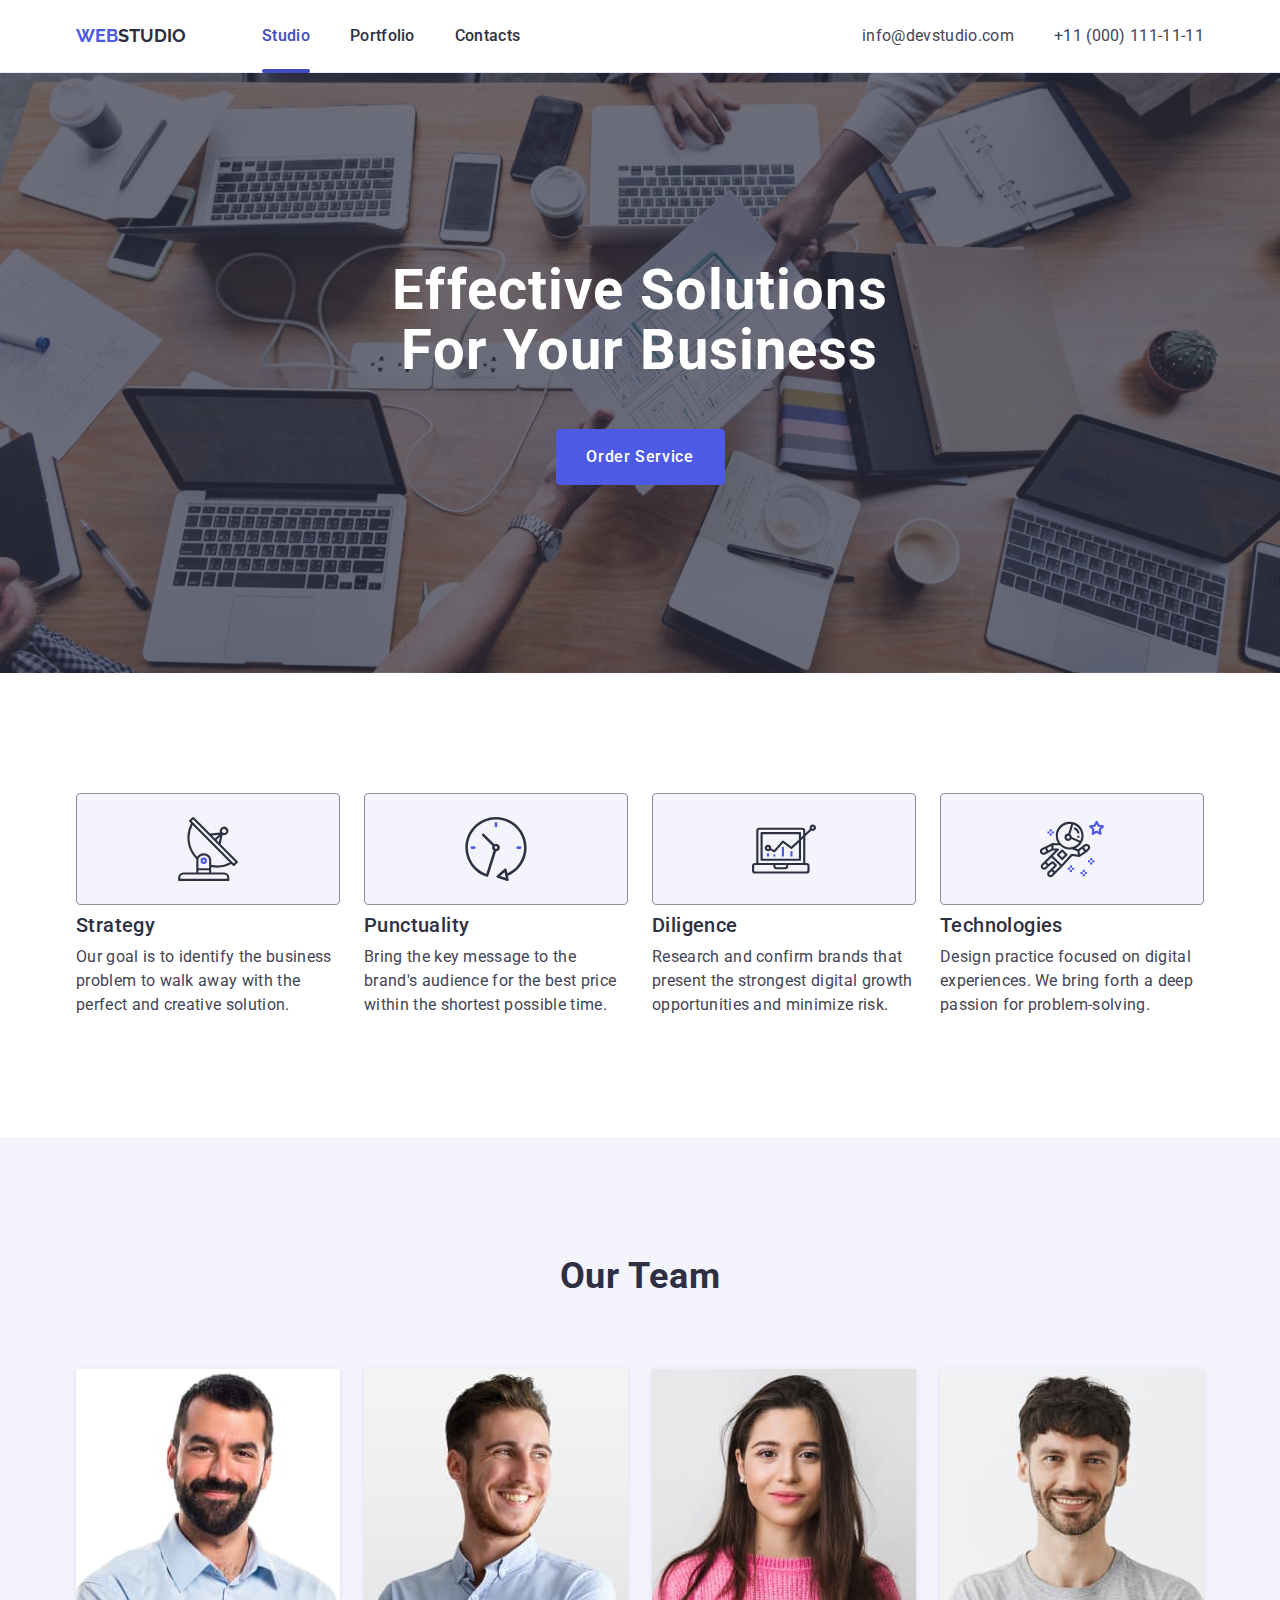
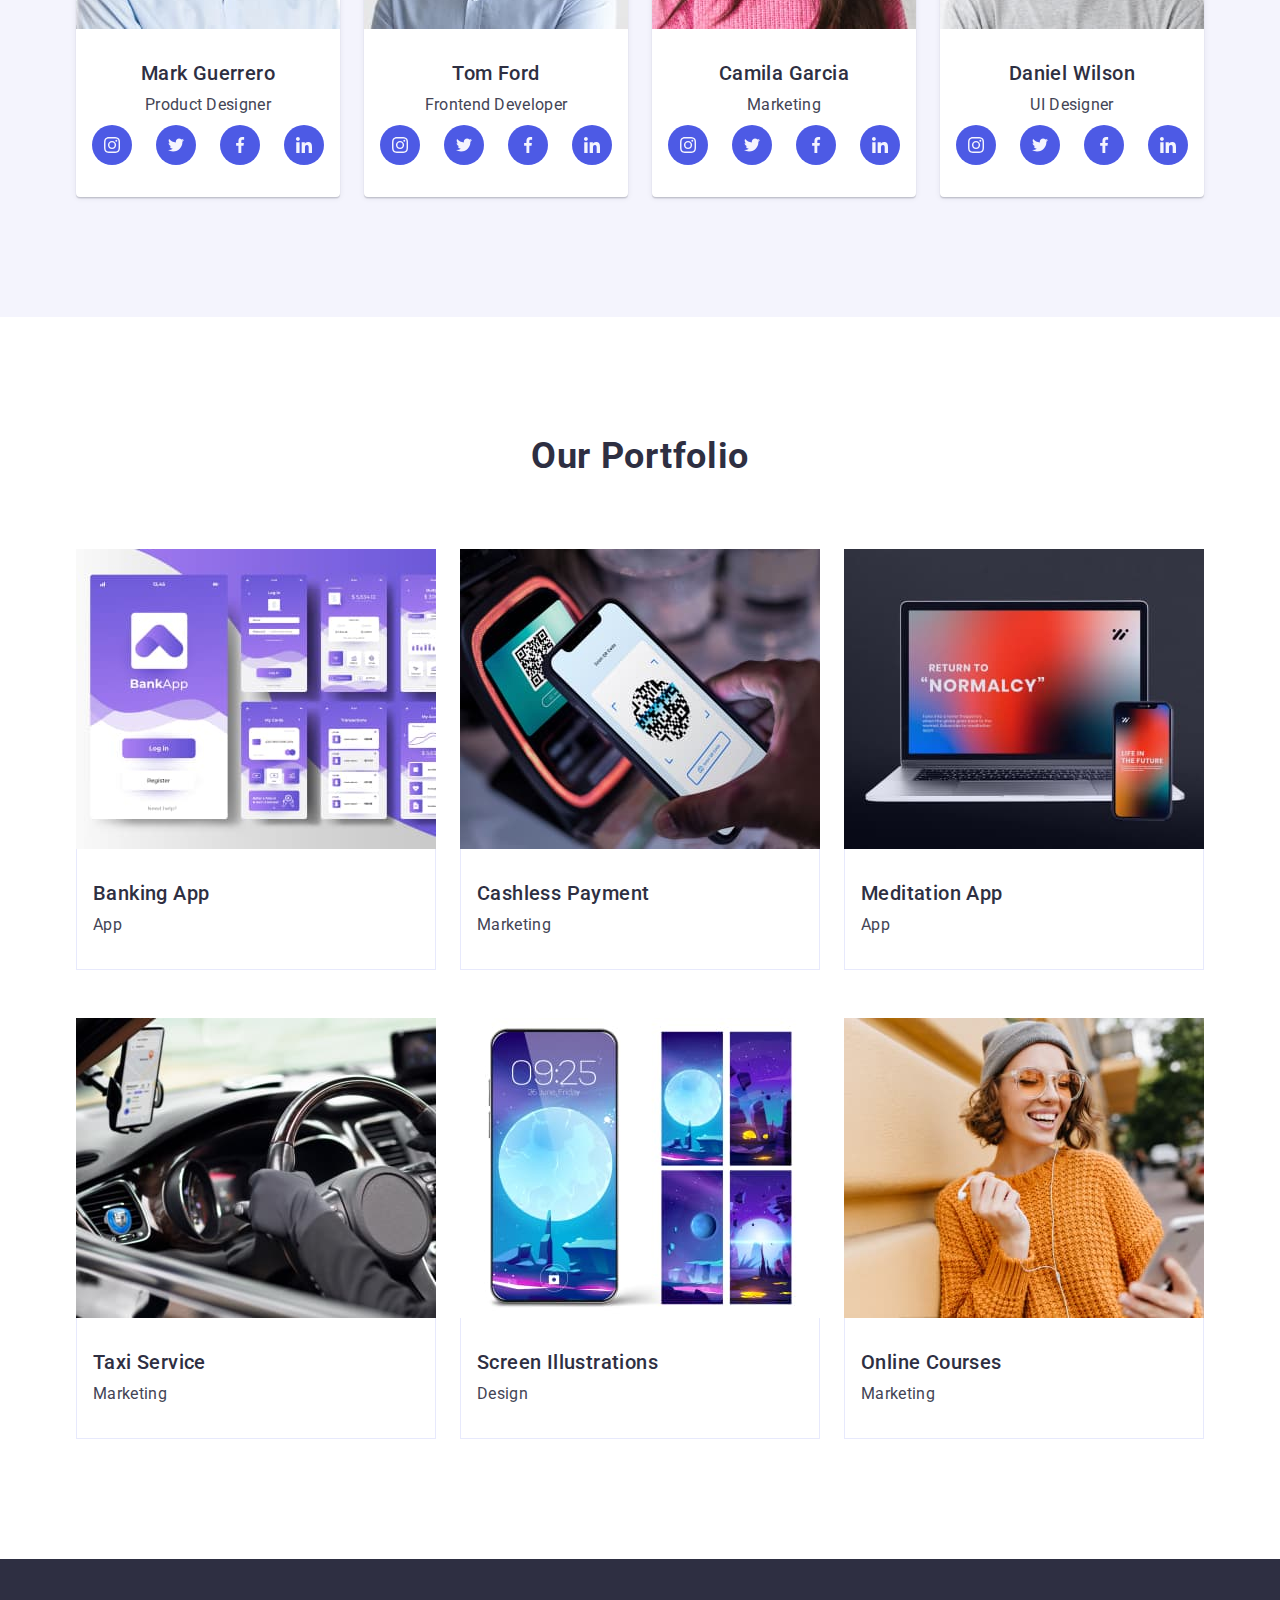
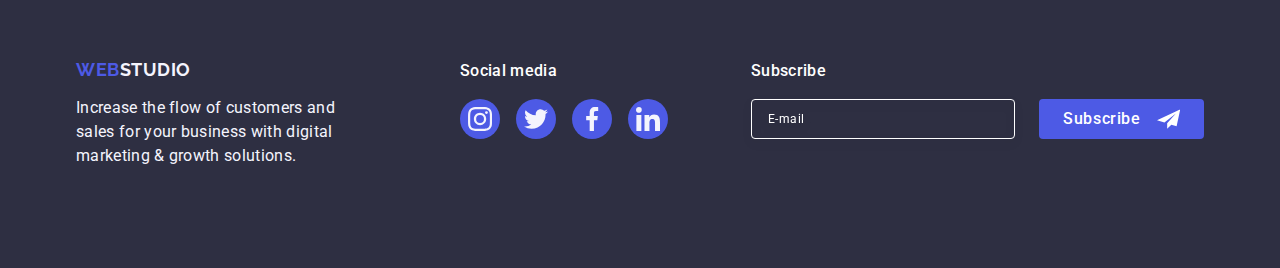
<file: index.html>
<!DOCTYPE html>
<html lang="en">
  <head>
    <meta charset="UTF-8" />
    <meta name="viewport" content="width=device-width, initial-scale=1.0" />
    <title>WebStudio</title>
    <link rel="preconnect" href="https://fonts.googleapis.com" />
    <link rel="preconnect" href="https://fonts.gstatic.com" crossorigin />
    <link
      href="https://fonts.googleapis.com/css2?family=Raleway:wght@700&family=Roboto:wght@400;500;700&display=swap"
      rel="stylesheet"
    />
    <link
      rel="stylesheet"
      href="https://cdnjs.cloudflare.com/ajax/libs/modern-normalize/2.0.0/modern-normalize.min.css"
    />
    <link rel="stylesheet" href="./css/styles.css" />
    <script src="./css/main.js" defer></script>
  </head>
  <body class="page-body">
    <header class="header">
      <div class="container header-container">
        <nav class="header-nav">
          <!-- ====================navigation ===============-->
          <!-- logo_company -->
          <a class="logo" href="./index.html"
            >Web<span class="logo-studio">Studio</span></a
          >
          <ul class="navigation-list">
            <li>
              <a href="./index.html" class="navigation-item item-underline"
                >Studio</a
              >
            </li>
            <li>
              <a href="#portfolioid" class="navigation-item">Portfolio</a>
            </li>
            <li>
              <a href="#contacts" class="navigation-item">Contacts</a>
            </li>
          </ul>
        </nav>

        <!-- contacts -->
        <address class="address-container">
          <ul class="address-list">
            <li>
              <a class="address-list-tel" href="mailto:info@devstudio.com"
                >info@devstudio.com</a
              >
            </li>
            <li>
              <a class="address-list-tel" href="tel:+110001111111"
                >+11 (000) 111-11-11</a
              >
            </li>
          </ul>
        </address>
        <button class="menu-open-button" type="button">
          <svg class="menu-open-svg" width="24" height="24">
            <use href="./images/icons.svg#icon-menu"></use>
          </svg>
        </button>
      </div>
      <!-- ===============mobile-menu===================== -->
      <div class="mobile-menu">
        <div class="mobile-container">
          <button class="mobile-butoon-close" type="button">
            <svg class="mobile-close-icon" width="8" height="8">
              <use href="./images/icons.svg#icon-close-black-form"></use>
            </svg>
          </button>
          <nav class="mobile-navigation">
            <ul class="mobile-list-nav">
              <li class="mobile-list-li">
                <a href="./index.html" class="mobile-menu-item">studio</a>
              </li>
              <li class="mobile-list-li">
                <a href="#portfolioid" class="mobile-menu-item mob-portfolio"
                  >portfolio</a
                >
              </li>
              <li class="mobile-list-li">
                <a href="#contacts" class="mobile-menu-item">contacts</a>
              </li>
            </ul>
          </nav>
          <address>
            <ul>
              <li class="mobile-address-item">
                <a class="mobile-menu-tel" href="tel:+110001111111"
                  >+11 (000) 111-11-11</a
                >
              </li>
              <li class="mobile-address-item">
                <a class="mobile-menu-email" href="mailto:info@devstudio.com"
                  >info@devstudio.com</a
                >
              </li>
            </ul>
            <ul class="mobile-social-link">
              <li class="mobile-social-item">
                <a
                  class="mobile-icon-link"
                  href="https://www.instagram.com/"
                  target="_blank"
                >
                  <svg class="mob-social-icon" width="24" height="24">
                    <use href="./images/icons.svg#icon-instagram"></use>
                  </svg>
                </a>
              </li>
              <li class="mobile-social-item">
                <a
                  class="mobile-icon-link"
                  href="https://twitter.com/"
                  target="_blank"
                >
                  <svg class="mob-social-icon" width="24" height="24">
                    <use href="./images/icons.svg#icon-twitter"></use>
                  </svg>
                </a>
              </li>
              <li class="mobile-social-item">
                <a
                  class="mobile-icon-link"
                  href="https://www.facebook.com/"
                  target="_blank"
                >
                  <svg class="mob-social-icon" width="24" height="24">
                    <use href="./images/icons.svg#icon-facebook"></use>
                  </svg>
                </a>
              </li>
              <li class="mobile-social-item">
                <a
                  class="mobile-icon-link"
                  href="https://www.linkedin.com/"
                  target="_blank"
                >
                  <svg class="mob-social-icon" width="24" height="24">
                    <use href="./images/icons.svg#icon-linkedin"></use>
                  </svg>
                </a>
              </li>
            </ul>
          </address>
        </div>
      </div>
    </header>
    <main>
      <!--========================= hero-image =====================-->
      <section class="hero-image">
        <div class="container hero-image-container">
          <h1 class="hero-image-title">
            Effective Solutions for Your Business
          </h1>
          <button class="hero-image-button" type="button">Order Service</button>
        </div>
      </section>

      <!-- section_2 Benefits -->

      <section class="benefits">
        <div class="container">
          <h2 class="visually-hidden">Company Benefits</h2>
          <ul class="benefits-list">
            <li class="benefits-list-item">
              <div class="benefits-icon-container">
                <svg class="benefits-icon-antenna" width="64" height="64">
                  <use href="./images/icons.svg#icon-antenna"></use>
                </svg>
              </div>
              <h3 class="benefits-title">strategy</h3>
              <p class="benefits-text">
                Our goal is to identify the business problem to walk away with
                the perfect and creative solution.
              </p>
            </li>
            <li class="benefits-list-item">
              <div class="benefits-icon-container">
                <svg class="benefits-icon-clock" width="64" height="64">
                  <use href="./images/icons.svg#icon-clock"></use>
                </svg>
              </div>
              <h3 class="benefits-title">punctuality</h3>
              <p class="benefits-text">
                Bring the key message to the brand's audience for the best price
                within the shortest possible time.
              </p>
            </li>
            <li class="benefits-list-item">
              <div class="benefits-icon-container">
                <svg class="benefits-icon-antenna" width="64" height="64">
                  <use href="./images/icons.svg#icon-diagram"></use>
                </svg>
              </div>
              <h3 class="benefits-title">diligence</h3>
              <p class="benefits-text">
                Research and confirm brands that present the strongest digital
                growth opportunities and minimize risk.
              </p>
            </li>
            <li class="benefits-list-item">
              <div class="benefits-icon-container">
                <svg class="benefits-icon-antenna" width="64" height="64">
                  <use href="./images/icons.svg#icon-astronaut"></use>
                </svg>
              </div>
              <h3 class="benefits-title">technologies</h3>
              <p class="benefits-text">
                Design practice focused on digital experiences. We bring forth a
                deep passion for problem-solving.
              </p>
            </li>
          </ul>
        </div>
      </section>

      <!-- section_3-Our Team -->

      <section class="team">
        <div class="container container-team-table">
          <h2 class="team-main-title">our team</h2>
          <ul class="team-list">
            <li class="team-list-item">
              <img
                srcset="./images/markguerrero.jpg 1x, ./images/mark@2x.jpg 2x"
                src="./images/markguerrero.jpg"
                alt="Photo of Mark Guerrero"
                width="264"
                height="260"
              />
              <div class="team-list-item-container">
                <h3 class="team-title">Mark Guerrero</h3>
                <p class="team-text">Product Designer</p>
                <ul class="team-icon-list">
                  <li class="team-icon-list-li">
                    <a
                      class="team-icon-link"
                      href="https://www.instagram.com/"
                      target="_blank"
                    >
                      <svg class="tean-icons" width="16" height="16">
                        <use href="./images/icons.svg#icon-instagram"></use>
                      </svg>
                    </a>
                  </li>
                  <li class="team-icon-list-li">
                    <a
                      class="team-icon-link"
                      href="https://twitter.com/"
                      target="_blank"
                    >
                      <svg class="tean-icons" width="16" height="16">
                        <use href="./images/icons.svg#icon-twitter"></use>
                      </svg>
                    </a>
                  </li>
                  <li class="team-icon-list-li">
                    <a
                      class="team-icon-link"
                      href="https://www.facebook.com/"
                      target="_blank"
                    >
                      <svg class="tean-icons" width="16" height="16">
                        <use href="./images/icons.svg#icon-facebook"></use>
                      </svg>
                    </a>
                  </li>
                  <li class="team-icon-list-li">
                    <a
                      class="team-icon-link"
                      href="https://www.linkedin.com/"
                      target="_blank"
                    >
                      <svg class="tean-icons" width="16" height="16">
                        <use href="./images/icons.svg#icon-linkedin"></use>
                      </svg>
                    </a>
                  </li>
                </ul>
              </div>
            </li>
            <li class="team-list-item">
              <img
                srcset="./images/tomford.jpg 1x, ./images/tom@2x.jpg 2x"
                src="./images/tomford.jpg"
                alt="Photo of Tom Ford"
                width="264"
                height="260"
              />
              <div class="team-list-item-container">
                <h3 class="team-title">Tom Ford</h3>
                <p class="team-text">Frontend Developer</p>
                <ul class="team-icon-list">
                  <li class="team-icon-list-li">
                    <a
                      class="team-icon-link"
                      href="https://www.instagram.com/"
                      target="_blank"
                    >
                      <svg class="tean-icons" width="16" height="16">
                        <use href="./images/icons.svg#icon-instagram"></use>
                      </svg>
                    </a>
                  </li>
                  <li class="team-icon-list-li">
                    <a
                      class="team-icon-link"
                      href="https://twitter.com/"
                      target="_blank"
                    >
                      <svg class="tean-icons" width="16" height="16">
                        <use href="./images/icons.svg#icon-twitter"></use>
                      </svg>
                    </a>
                  </li>
                  <li class="team-icon-list-li">
                    <a
                      class="team-icon-link"
                      href="https://www.facebook.com/"
                      target="_blank"
                    >
                      <svg class="tean-icons" width="16" height="16">
                        <use href="./images/icons.svg#icon-facebook"></use>
                      </svg>
                    </a>
                  </li>
                  <li class="team-icon-list-li">
                    <a
                      class="team-icon-link"
                      href="https://www.linkedin.com/"
                      target="_blank"
                    >
                      <svg class="tean-icons" width="16" height="16">
                        <use href="./images/icons.svg#icon-linkedin"></use>
                      </svg>
                    </a>
                  </li>
                </ul>
              </div>
            </li>
            <li class="team-list-item">
              <img
                srcset="./images/camilagarcia.jpg 1x, ./images/camila@2x.jpg 2x"
                src="./images/camilagarcia.jpg"
                alt="Photo of Camila Garcia"
                width="264"
                height="260"
              />
              <div class="team-list-item-container">
                <h3 class="team-title">Camila Garcia</h3>
                <p class="team-text">Marketing</p>
                <ul class="team-icon-list">
                  <li class="team-icon-list-li">
                    <a
                      class="team-icon-link"
                      href="https://www.instagram.com/"
                      target="_blank"
                    >
                      <svg class="tean-icons" width="16" height="16">
                        <use href="./images/icons.svg#icon-instagram"></use>
                      </svg>
                    </a>
                  </li>
                  <li class="team-icon-list-li">
                    <a
                      class="team-icon-link"
                      href="https://twitter.com/"
                      target="_blank"
                    >
                      <svg class="tean-icons" width="16" height="16">
                        <use href="./images/icons.svg#icon-twitter"></use>
                      </svg>
                    </a>
                  </li>
                  <li class="team-icon-list-li">
                    <a
                      class="team-icon-link"
                      href="https://www.facebook.com/"
                      target="_blank"
                    >
                      <svg class="tean-icons" width="16" height="16">
                        <use href="./images/icons.svg#icon-facebook"></use>
                      </svg>
                    </a>
                  </li>
                  <li class="team-icon-list-li">
                    <a
                      class="team-icon-link"
                      href="https://www.linkedin.com/"
                      target="_blank"
                    >
                      <svg class="tean-icons" width="16" height="16">
                        <use href="./images/icons.svg#icon-linkedin"></use>
                      </svg>
                    </a>
                  </li>
                </ul>
              </div>
            </li>
            <li class="team-list-item">
              <img
                srcset="./images/danielwilson.jpg 1x, ./images/daniel@2x.jpg 2x"
                src="./images/danielwilson.jpg"
                alt="Photo of Daniel Wilson"
                width="264"
                height="260"
              />
              <div class="team-list-item-container">
                <h3 class="team-title">Daniel Wilson</h3>
                <p class="team-text">UI Designer</p>
                <ul class="team-icon-list">
                  <li class="team-icon-list-li">
                    <a
                      class="team-icon-link"
                      href="https://www.instagram.com/"
                      target="_blank"
                    >
                      <svg class="tean-icons" width="16" height="16">
                        <use href="./images/icons.svg#icon-instagram"></use>
                      </svg>
                    </a>
                  </li>
                  <li class="team-icon-list-li">
                    <a
                      class="team-icon-link"
                      href="https://twitter.com/"
                      target="_blank"
                    >
                      <svg class="tean-icons" width="16" height="16">
                        <use href="./images/icons.svg#icon-twitter"></use>
                      </svg>
                    </a>
                  </li>
                  <li class="team-icon-list-li">
                    <a
                      class="team-icon-link"
                      href="https://www.facebook.com/"
                      target="_blank"
                    >
                      <svg class="tean-icons" width="16" height="16">
                        <use href="./images/icons.svg#icon-facebook"></use>
                      </svg>
                    </a>
                  </li>
                  <li class="team-icon-list-li">
                    <a
                      class="team-icon-link"
                      href="https://www.linkedin.com/"
                      target="_blank"
                    >
                      <svg class="tean-icons" width="16" height="16">
                        <use href="./images/icons.svg#icon-linkedin"></use>
                      </svg>
                    </a>
                  </li>
                </ul>
              </div>
            </li>
          </ul>
        </div>
      </section>

      <!-- ==========================section 4-Our Portfolio======================== -->

      <section class="portfolio" id="portfolioid">
        <div class="container">
          <h2 class="portfolio-main-title">our portfolio</h2>
          <ul class="portfolio-list">
            <li class="portfolio-list-item">
              <div class="overlay">
                <picture>
                  <source
                    media="(min-width: 1158px)"
                    srcset="
                      ./images/bankingapp.jpg 1x,
                      ./images/banking@2x.jpg 2x
                    "
                    type="image/jpg"
                  />
                  <!-- Tablet screen -->
                  <source
                    media="(min-width: 768px)"
                    srcset="
                      ./images/tablet/banking.jpg    1x,
                      ./images/tablet/banking@2x.jpg 2x
                    "
                    type="image/jpg"
                  />
                  <!-- Mobile screen -->
                  <source
                    media="(max-width: 767px)"
                    srcset="
                      ./images/mobile/banking.jpg    1x,
                      ./images/mobile/banking@2x.jpg 2x
                    "
                    type="image/jpg"
                  />
                  <img
                    class="portfolio-img"
                    src="./images/bankingapp.jpg"
                    alt="bankig app"
                    width="360"
                    height="300"
                  />
                </picture>
                <p class="overlay-item-text">
                  14 Stylish and User-Friendly App Design Concepts · Task
                  Manager App · Calorie Tracker App · Exotic Fruit Ecommerce App
                  · Cloud Storage App
                </p>
              </div>
              <div class="portfolio-text-container">
                <h3 class="portfolio-title">Banking App</h3>
                <p class="portfolio-text">App</p>
              </div>
            </li>
            <li class="portfolio-list-item">
              <div class="overlay">
                <picture>
                  <source
                    media="(min-width: 1158px)"
                    srcset="
                      ./images/cashlesspayment.jpg 1x,
                      ./images/cashless@2x.jpg     2x
                    "
                    type="image/jpg"
                  />
                  <!-- Tablet screen -->
                  <source
                    media="(min-width: 768px)"
                    srcset="
                      ./images/tablet/cashless.jpg    1x,
                      ./images/tablet/cashless@2x.jpg 2x
                    "
                    type="image/jpg"
                  />
                  <!-- Mobile screen -->
                  <source
                    media="(max-width: 767px)"
                    srcset="
                      ./images/mobile/cashless.jpg    1x,
                      ./images/mobile/cashless@2x.jpg 2x
                    "
                    type="image/jpg"
                  />
                  <img
                    class="portfolio-img"
                    src="./images/cashlesspayment.jpg"
                    alt="pay by phone"
                    width="360"
                    height="300"
                  />
                </picture>
                <p class="overlay-item-text">
                  14 Stylish and User-Friendly App Design Concepts · Task
                  Manager App · Calorie Tracker App · Exotic Fruit Ecommerce App
                  · Cloud Storage App
                </p>
              </div>
              <div class="portfolio-text-container">
                <h3 class="portfolio-title">Cashless Payment</h3>
                <p class="portfolio-text">Marketing</p>
              </div>
            </li>
            <li class="portfolio-list-item">
              <div class="overlay">
                <picture>
                  <source
                    media="(min-width: 1158px)"
                    srcset="
                      ./images/meditationapp.jpg 1x,
                      ./images/meditation@2x.jpg 2x
                    "
                    type="image/jpg"
                  />
                  <!-- Tablet screen -->
                  <source
                    media="(min-width: 768px)"
                    srcset="
                      ./images/tablet/app.jpg    1x,
                      ./images/tablet/app@2x.jpg 2x
                    "
                    type="image/jpg"
                  />
                  <!-- Mobile screen -->
                  <source
                    media="(max-width: 767px)"
                    srcset="
                      ./images/mobile/app.jpg    1x,
                      ./images/mobile/app@2x.jpg 2x
                    "
                    type="image/jpg"
                  />
                  <img
                    class="portfolio-img"
                    src="./images/meditationapp.jpg"
                    alt="newbook and phone"
                    width="360"
                    height="300"
                  />
                </picture>
                <p class="overlay-item-text">
                  14 Stylish and User-Friendly App Design Concepts · Task
                  Manager App · Calorie Tracker App · Exotic Fruit Ecommerce App
                  · Cloud Storage App
                </p>
              </div>
              <div class="portfolio-text-container">
                <h3 class="portfolio-title">Meditation App</h3>
                <p class="portfolio-text">App</p>
              </div>
            </li>
            <li class="portfolio-list-item">
              <div class="overlay">
                <picture>
                  <source
                    media="(min-width: 1158px)"
                    srcset="
                      ./images/taxiservice.jpg 1x,
                      ./images/taxi@2x.jpg     2x
                    "
                    type="image/jpg"
                  />
                  <!-- Tablet screen -->
                  <source
                    media="(min-width: 768px)"
                    srcset="
                      ./images/tablet/taxi.jpg    1x,
                      ./images/tablet/taxi@2x.jpg 2x
                    "
                    type="image/jpg"
                  />
                  <!-- Mobile screen -->
                  <source
                    media="(max-width: 767px)"
                    srcset="
                      ./images/mobile/taxi.jpg    1x,
                      ./images/mobile/taxi@2x.jpg 2x
                    "
                    type="image/jpg"
                  />
                  <img
                    class="portfolio-img"
                    src="./images/taxiservice.jpg"
                    alt="taxi driver dashboard"
                    width="360"
                    height="300"
                  />
                </picture>
                <p class="overlay-item-text">
                  14 Stylish and User-Friendly App Design Concepts · Task
                  Manager App · Calorie Tracker App · Exotic Fruit Ecommerce App
                  · Cloud Storage App
                </p>
              </div>
              <div class="portfolio-text-container">
                <h3 class="portfolio-title">Taxi Service</h3>
                <p class="portfolio-text">Marketing</p>
              </div>
            </li>
            <li class="portfolio-list-item">
              <div class="overlay">
                <picture>
                  <source
                    media="(min-width: 1158px)"
                    srcset="
                      ./images/screenillustrations.jpg 1x,
                      ./images/screen@2x.jpg           2x
                    "
                    type="image/jpg"
                  />
                  <!-- Tablet screen -->
                  <source
                    media="(min-width: 768px)"
                    srcset="
                      ./images/tablet/screen.jpg    1x,
                      ./images/tablet/screen@2x.jpg 2x
                    "
                    type="image/jpg"
                  />
                  <!-- Mobile screen -->
                  <source
                    media="(max-width: 767px)"
                    srcset="
                      ./images/mobile/screen.jpg    1x,
                      ./images/mobile/screen@2x.jpg 2x
                    "
                    type="image/jpg"
                  />
                  <img
                    class="portfolio-img"
                    src="./images/screenillustrations.jpg"
                    alt="themes for phone"
                    width="360"
                    height="300"
                  />
                </picture>
                <p class="overlay-item-text">
                  14 Stylish and User-Friendly App Design Concepts · Task
                  Manager App · Calorie Tracker App · Exotic Fruit Ecommerce App
                  · Cloud Storage App
                </p>
              </div>
              <div class="portfolio-text-container">
                <h3 class="portfolio-title">Screen Illustrations</h3>
                <p class="portfolio-text">Design</p>
              </div>
            </li>
            <li class="portfolio-list-item">
              <div class="overlay">
                <picture>
                  <source
                    media="(min-width: 1158px)"
                    srcset="
                      ./images/onlinecourses.jpg 1x,
                      ./images/courses@2x.jpg    2x
                    "
                    type="image/jpg"
                  />
                  <!-- Tablet screen -->
                  <source
                    media="(min-width: 768px)"
                    srcset="
                      ./images/tablet/online.jpg    1x,
                      ./images/tablet/online@2x.jpg 2x
                    "
                    type="image/jpg"
                  />
                  <!-- Mobile screen -->
                  <source
                    media="(max-width: 767px)"
                    srcset="
                      ./images/mobile/online.jpg    1x,
                      ./images/mobile/online@2x.jpg 2x
                    "
                    type="image/jpg"
                  />
                  <img
                    class="portfolio-img"
                    src="./images/onlinecourses.jpg"
                    alt="the girl looks at the phone"
                    width="360"
                    height="300"
                  />
                </picture>
                <p class="overlay-item-text">
                  14 Stylish and User-Friendly App Design Concepts · Task
                  Manager App · Calorie Tracker App · Exotic Fruit Ecommerce App
                  · Cloud Storage App
                </p>
              </div>
              <div class="portfolio-text-container">
                <h3 class="portfolio-title">Online Courses</h3>
                <p class="portfolio-text">Marketing</p>
              </div>
            </li>
          </ul>
        </div>
      </section>
    </main>
    <!-- footer -->
    <footer class="footer" id="contacts">
      <div class="container footer-container">
        <div class="footer-logo-text-cont">
          <a class="footer-logo" href="./index.html"
            >web<span class="footer-logo-studio">studio</span></a
          >
          <p class="footer-text">
            Increase the flow of customers and sales for your business with
            digital marketing & growth solutions.
          </p>
        </div>
        <div>
          <p class="social-media-text">Social media</p>
          <ul class="footer-icon-list">
            <li class="footer-icon-list-li">
              <a
                class="footer-icon-link"
                href="https://www.instagram.com/"
                target="_blank"
              >
                <svg class="footer-icons" width="24" height="24">
                  <use href="./images/icons.svg#icon-instagram"></use>
                </svg>
              </a>
            </li>
            <li class="footer-icon-list-li">
              <a
                class="footer-icon-link"
                href="https://twitter.com/"
                target="_blank"
              >
                <svg class="footer-icons" width="24" height="24">
                  <use href="./images/icons.svg#icon-twitter"></use>
                </svg>
              </a>
            </li>
            <li class="footer-icon-list-li">
              <a
                class="footer-icon-link"
                href="https://www.facebook.com/"
                target="_blank"
              >
                <svg class="footer-icons" width="24" height="24">
                  <use href="./images/icons.svg#icon-facebook"></use>
                </svg>
              </a>
            </li>
            <li class="footer-icon-list-li">
              <a
                class="footer-icon-link"
                href="https://www.linkedin.com/"
                target="_blank"
              >
                <svg class="footer-icons" width="24" height="24">
                  <use href="./images/icons.svg#icon-linkedin"></use>
                </svg>
              </a>
            </li>
          </ul>
        </div>
        <div class="form-subscribe-cont">
          <p class="footer-name-form">Subscribe</p>
          <form class="button-input-container">
            <label class="f-form-label">
              <input
                class="subscribe-form"
                type="email"
                placeholder="E-mail"
                name="subscribe"
              />
            </label>
            <button class="subscribe-button" type="submit">
              Subscribe
              <svg class="subscribe-button-icon" width="24" height="24">
                <use href="./images/icons.svg#icon-frame"></use>
              </svg>
            </button>
          </form>
        </div>
      </div>
    </footer>
    <!--=================modal-form=============================-->
    <div class="beckdrop">
      <div class="modal-form">
        <button class="modal-icon-close-button" type="button">
          <svg class="modal-icon-close" width="8" height="8">
            <use href="./images/icons.svg#icon-close-black-form"></use>
          </svg>
        </button>

        <p class="modal-form-title">
          Leave your contacts and we will call you back
        </p>
        <form>
          <div class="form-container-for-inputs">
            <label for="user-name" class="form-label">Name</label>
            <div class="modal-form-svg">
              <input
                class="modal-form-input"
                type="text"
                name="user-name"
                id="user-name"
              />
              <svg class="form-label-icon" width="18" height="24">
                <use href="./images/icons.svg#icon-person-black-form"></use>
              </svg>
            </div>
          </div>
          <div class="form-container-for-inputs">
            <label class="form-label" for="user-phone">Phone</label>
            <div class="modal-form-svg">
              <input
                class="modal-form-input"
                type="tel"
                name="phone"
                id="user-phone"
              />
              <svg class="form-label-icon" width="18" height="24">
                <use href="./images/icons.svg#icon-phone-black-form"></use>
              </svg>
            </div>
          </div>
          <div class="form-container-for-inputs">
            <label class="form-label" for="user-email">Email</label>
            <div class="modal-form-svg">
              <input
                class="modal-form-input"
                type="email"
                name="email"
                id="user-email"
              />
              <svg class="form-label-icon" width="18" height="24">
                <use href="./images/icons.svg#icon-email-black-form"></use>
              </svg>
            </div>
          </div>
          <div class="form-text-container">
            <label class="form-label" for="user-comment">Comment</label>
            <textarea
              class="modal-form-text-comment"
              name="user-comment"
              rows="5"
              placeholder="Text input"
              id="user-comment"
            ></textarea>
          </div>
          <div class="checkbox-container-privacy">
            <input
              class="checkbox-input visually-hidden"
              type="checkbox"
              name="user-privacy"
              value="true"
              id="user-privacy"
            />
            <label class="user-privacy-label" for="user-privacy">
              <span class="checkbox-span-icon">
                <svg class="modal-privacy-icon" width="10" height="8">
                  <use href="./images/icons.svg#icon-property"></use>
                </svg> </span
              >I accept the terms and conditions of the
              <a class="privacy-policy-link" href=""> Privacy Policy </a>
            </label>
          </div>

          <button class="modal-icon-submit-button" type="submit">Send</button>
        </form>
      </div>
    </div>
    <!--===========================modal-form-end==================-->
  </body>
</html>
</file>
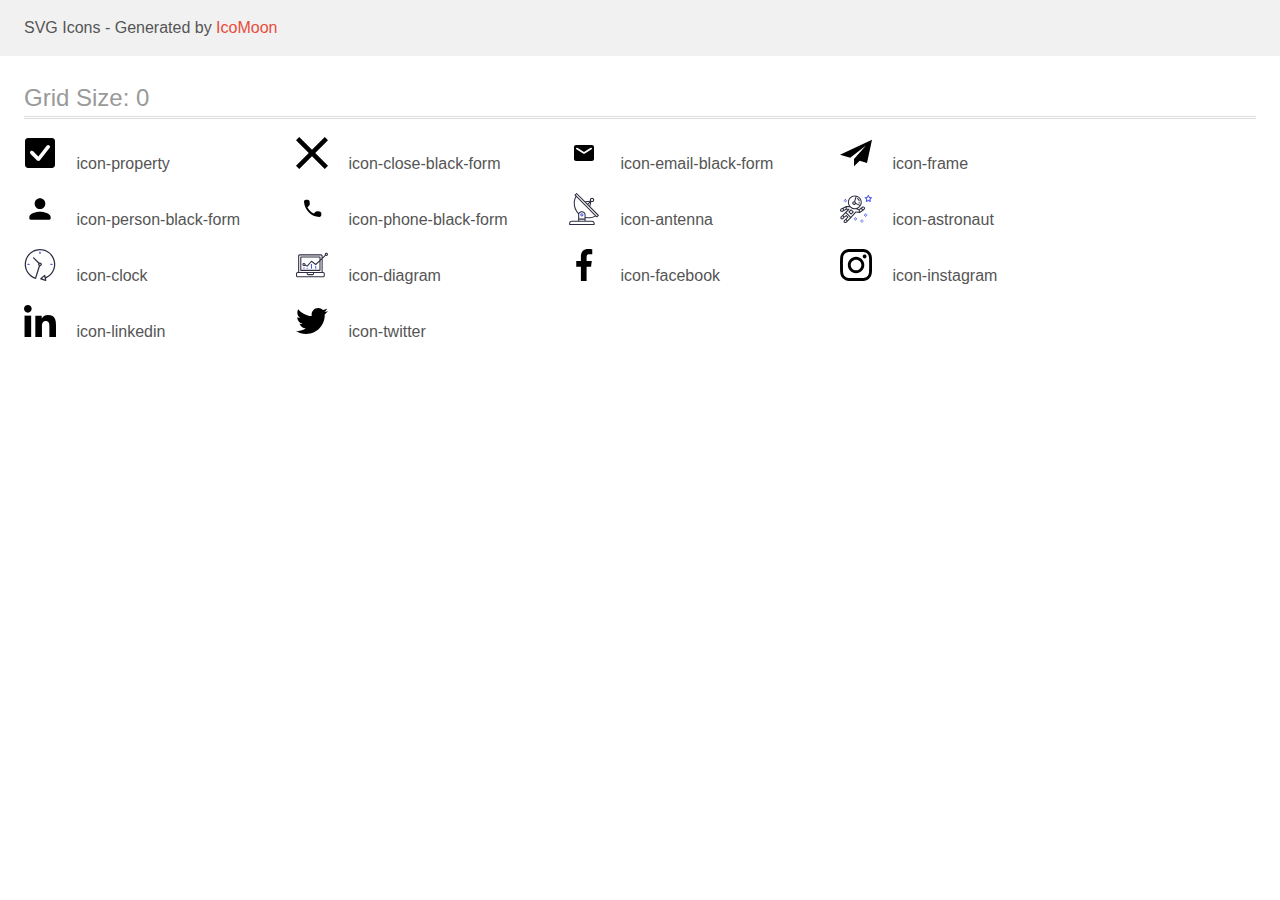
<file: мої нотатки/icomoon (2)/demo.html>
<!doctype html>
<html>
<head>
    <title>IcoMoon - SVG Icons</title>
    <meta charset="utf-8">
    <meta name="viewport" content="width=device-width, initial-scale=1">
    <link rel="stylesheet" href="demo-files/demo.css">
    <link rel="stylesheet" href="style.css">
</head>
<body>
<svg aria-hidden="true" style="position: absolute; width: 0; height: 0; overflow: hidden;" version="1.1" xmlns="http://www.w3.org/2000/svg" xmlns:xlink="http://www.w3.org/1999/xlink">
<defs>
<symbol id="icon-property" viewBox="0 0 32 32">
<path d="M4 1h24c1.657 0 3 1.343 3 3v24c0 1.657-1.343 3-3 3h-24c-1.657 0-3-1.343-3-3v-24c0-1.657 1.343-3 3-3z"></path>
<path fill="#fff" style="fill: var(--color1, #fff)" d="M22.891 8.51c0.346-0.331 0.805-0.514 1.283-0.51s0.934 0.193 1.275 0.53c0.341 0.336 0.538 0.792 0.551 1.272s-0.161 0.945-0.483 1.299l-9.789 12.309c-0.168 0.182-0.371 0.328-0.597 0.43s-0.47 0.156-0.717 0.161c-0.247 0.005-0.493-0.041-0.723-0.134s-0.438-0.232-0.613-0.408l-6.492-6.527c-0.181-0.169-0.326-0.374-0.426-0.601s-0.155-0.472-0.159-0.72c-0.004-0.248 0.041-0.495 0.134-0.725s0.23-0.44 0.405-0.615c0.175-0.176 0.383-0.314 0.612-0.407s0.475-0.139 0.722-0.134c0.247 0.004 0.491 0.059 0.716 0.16s0.429 0.247 0.597 0.429l5.137 5.163 8.521-10.915c0.015-0.019 0.032-0.037 0.049-0.054h-0.002z"></path>
</symbol>
<symbol id="icon-close-black-form" viewBox="0 0 32 32">
<path d="M32 3.223l-3.223-3.223-12.777 12.777-12.777-12.777-3.223 3.223 12.777 12.777-12.777 12.777 3.223 3.223 12.777-12.777 12.777 12.777 3.223-3.223-12.777-12.777 12.777-12.777z"></path>
</symbol>
<symbol id="icon-email-black-form" viewBox="0 0 32 32">
<path d="M24 8h-16c-1.1 0-1.99 0.9-1.99 2l-0.010 12c0 1.1 0.9 2 2 2h16c1.1 0 2-0.9 2-2v-12c0-1.1-0.9-2-2-2zM23.6 12.25l-7.070 4.42c-0.32 0.2-0.74 0.2-1.060 0l-7.070-4.42c-0.25-0.16-0.4-0.43-0.4-0.72 0-0.67 0.73-1.070 1.3-0.72l6.7 4.19 6.7-4.19c0.57-0.35 1.3 0.050 1.3 0.72 0 0.29-0.15 0.56-0.4 0.72z"></path>
</symbol>
<symbol id="icon-frame" viewBox="0 0 32 32">
<path d="M32 2.667l-32 15 10.227 3.156 15.773-12.323-11.998 13.488 0.010 0.003-0.012-0.003v7.345l5.735-5.576 7.265 2.242 5-23.333z"></path>
</symbol>
<symbol id="icon-person-black-form" viewBox="0 0 32 32">
<path d="M16 16c2.947 0 5.333-2.387 5.333-5.333s-2.387-5.333-5.333-5.333c-2.947 0-5.333 2.387-5.333 5.333s2.387 5.333 5.333 5.333zM16 18.667c-3.56 0-10.667 1.787-10.667 5.333v1.333c0 0.733 0.6 1.333 1.333 1.333h18.667c0.733 0 1.333-0.6 1.333-1.333v-1.333c0-3.547-7.107-5.333-10.667-5.333z"></path>
</symbol>
<symbol id="icon-phone-black-form" viewBox="0 0 32 32">
<path d="M23.635 18.487l-2.451-0.28c-0.589-0.067-1.167 0.135-1.582 0.55l-1.775 1.775c-2.731-1.389-4.969-3.618-6.359-6.359l1.785-1.785c0.415-0.415 0.618-0.994 0.55-1.582l-0.28-2.432c-0.116-0.975-0.936-1.708-1.92-1.708h-1.669c-1.090 0-1.997 0.907-1.93 1.997 0.511 8.24 7.102 14.821 15.332 15.332 1.090 0.068 1.997-0.839 1.997-1.93v-1.669c0.010-0.975-0.724-1.795-1.698-1.911z"></path>
</symbol>
<symbol id="icon-antenna" viewBox="0 0 32 32">
<path fill="#2e2f42" style="fill: var(--color2, #2e2f42)" d="M30.773 22.098l-8.443-8.505 0.937-4.615c0.242 0.094 0.499 0.144 0.758 0.146h0.006c1.192 0.014 2.17-0.941 2.184-2.133s-0.941-2.17-2.133-2.184c-1.192-0.014-2.17 0.941-2.184 2.133-0.003 0.255 0.039 0.509 0.125 0.749l-4.96 0.605-8.091-8.133c-0.099-0.101-0.235-0.159-0.377-0.16-0.14 0.001-0.274 0.056-0.373 0.155l-1.513 1.504c-0.208 0.208-0.208 0.546 0 0.754l0.814 0.826c-3.153 5.798-2.129 12.978 2.519 17.663 0.043 0.041 0.092 0.074 0.146 0.098-0.034 0.18-0.051 0.364-0.052 0.547v6.187h-6.4c-1.472 0.002-2.665 1.195-2.667 2.667v1.067c0 0.295 0.239 0.533 0.533 0.533h24.533c0.295 0 0.533-0.239 0.533-0.533v-1.067c-0.002-1.472-1.195-2.665-2.667-2.667h-6.4v-2.742c1.003 0.21 2.024 0.317 3.049 0.32 2.458-0.003 4.877-0.615 7.040-1.783l0.818 0.823c0.099 0.101 0.235 0.159 0.377 0.16 0.14-0.001 0.274-0.056 0.373-0.155l1.513-1.504c0.208-0.208 0.208-0.546 0-0.754zM23.28 6.233c0.418-0.415 1.093-0.414 1.509 0.004s0.414 1.093-0.004 1.508c-0.2 0.199-0.47 0.31-0.752 0.31h-0.003c-0.589-0.003-1.064-0.483-1.061-1.072 0.002-0.282 0.115-0.552 0.314-0.751h-0.002zM22.024 9.738l-0.598 2.946-1.175-1.182 1.774-1.763zM21.419 8.836l-1.92 1.909-1.485-1.493 3.405-0.415zM24.004 28.8c0.884 0 1.6 0.716 1.6 1.6v0.533h-23.467v-0.533c0-0.884 0.716-1.6 1.6-1.6h20.267zM16.537 26.667v1.067h-5.333v-1.067h5.333zM11.204 25.6v-4.053c0-1.294 1.196-2.347 2.667-2.347s2.667 1.053 2.667 2.347v4.053h-5.333zM17.604 23.904v-2.357c0-1.882-1.675-3.413-3.733-3.413-1.331-0.020-2.576 0.657-3.281 1.786-4.058-4.274-4.971-10.645-2.279-15.887l18.602 18.708c-2.872 1.461-6.165 1.873-9.309 1.163zM28.893 23.22l-21.057-21.181 0.755-0.752 7.935 7.98c0.004 0 0.006 0.007 0.010 0.010l13.115 13.191-0.757 0.752z"></path>
<path fill="#4d5ae5" style="fill: var(--color3, #4d5ae5)" d="M13.876 20.267h-0.005c-0.884-0.001-1.601 0.714-1.602 1.598s0.714 1.601 1.598 1.602h0.005c0.884 0.001 1.601-0.714 1.602-1.598s-0.714-1.601-1.598-1.602zM14.249 22.245c-0.1 0.1-0.236 0.156-0.378 0.155-0.295-0.002-0.532-0.242-0.531-0.536 0.001-0.141 0.057-0.276 0.157-0.375s0.233-0.154 0.373-0.155c0.295 0.002 0.532 0.242 0.531 0.536-0.001 0.141-0.057 0.276-0.157 0.375h0.005z"></path>
</symbol>
<symbol id="icon-astronaut" viewBox="0 0 32 32">
<path fill="#4d5ae5" style="fill: var(--color3, #4d5ae5)" d="M31.974 4.524c-0.063-0.193-0.229-0.333-0.43-0.363l-1.91-0.278-0.855-1.731c-0.179-0.365-0.777-0.365-0.956 0l-0.855 1.731-1.91 0.278c-0.201 0.029-0.367 0.17-0.431 0.363-0.062 0.193-0.011 0.405 0.135 0.547l1.383 1.348-0.326 1.903c-0.034 0.2 0.048 0.402 0.212 0.522 0.166 0.121 0.382 0.135 0.562 0.040l1.709-0.899 1.709 0.899c0.078 0.041 0.164 0.061 0.249 0.061 0.11 0 0.221-0.034 0.314-0.102 0.164-0.119 0.246-0.322 0.212-0.522l-0.326-1.903 1.383-1.348c0.145-0.142 0.197-0.354 0.135-0.547zM29.511 5.851c-0.125 0.122-0.183 0.299-0.153 0.472l0.191 1.114-1-0.526c-0.078-0.041-0.163-0.061-0.249-0.061s-0.17 0.020-0.249 0.061l-1.001 0.526 0.191-1.114c0.030-0.173-0.028-0.349-0.153-0.472l-0.81-0.789 1.119-0.163c0.174-0.025 0.324-0.134 0.402-0.292l0.5-1.013 0.5 1.013c0.078 0.157 0.228 0.267 0.402 0.292l1.119 0.163-0.809 0.789z"></path>
<path fill="#4d5ae5" style="fill: var(--color3, #4d5ae5)" d="M26.133 20.522h-1.067v1.067h1.067v-1.067z"></path>
<path fill="#4d5ae5" style="fill: var(--color3, #4d5ae5)" d="M26.133 22.656h-1.067v1.067h1.067v-1.067z"></path>
<path fill="#4d5ae5" style="fill: var(--color3, #4d5ae5)" d="M27.2 21.589h-1.067v1.067h1.067v-1.067z"></path>
<path fill="#4d5ae5" style="fill: var(--color3, #4d5ae5)" d="M25.067 21.589h-1.067v1.067h1.067v-1.067z"></path>
<path fill="#4d5ae5" style="fill: var(--color3, #4d5ae5)" d="M22.4 26.389h-1.067v1.067h1.067v-1.067z"></path>
<path fill="#4d5ae5" style="fill: var(--color3, #4d5ae5)" d="M22.4 28.522h-1.067v1.067h1.067v-1.067z"></path>
<path fill="#4d5ae5" style="fill: var(--color3, #4d5ae5)" d="M23.467 27.456h-1.067v1.067h1.067v-1.067z"></path>
<path fill="#4d5ae5" style="fill: var(--color3, #4d5ae5)" d="M21.333 27.456h-1.067v1.067h1.067v-1.067z"></path>
<path fill="#4d5ae5" style="fill: var(--color3, #4d5ae5)" d="M16 24.256h-1.067v1.067h1.067v-1.067z"></path>
<path fill="#4d5ae5" style="fill: var(--color3, #4d5ae5)" d="M16 26.389h-1.067v1.067h1.067v-1.067z"></path>
<path fill="#4d5ae5" style="fill: var(--color3, #4d5ae5)" d="M17.067 25.322h-1.067v1.067h1.067v-1.067z"></path>
<path fill="#4d5ae5" style="fill: var(--color3, #4d5ae5)" d="M14.933 25.322h-1.067v1.067h1.067v-1.067z"></path>
<path fill="#4d5ae5" style="fill: var(--color3, #4d5ae5)" d="M5.867 6.122h-1.067v1.067h1.067v-1.067z"></path>
<path fill="#4d5ae5" style="fill: var(--color3, #4d5ae5)" d="M5.867 8.255h-1.067v1.067h1.067v-1.067z"></path>
<path fill="#4d5ae5" style="fill: var(--color3, #4d5ae5)" d="M6.933 7.189h-1.067v1.067h1.067v-1.067z"></path>
<path fill="#4d5ae5" style="fill: var(--color3, #4d5ae5)" d="M4.8 7.189h-1.067v1.067h1.067v-1.067z"></path>
<path fill="#2e2f42" style="fill: var(--color2, #2e2f42)" d="M24.715 14.159c-0.287-0.388-0.709-0.637-1.188-0.705-0.481-0.068-0.956 0.058-1.34 0.352l-1.252 0.96-1.898 1.417-1.358-0.541c2.421-1.086 4.114-3.508 4.114-6.32 0-3.823-3.123-6.933-6.961-6.933s-6.961 3.11-6.961 6.933c0 1.386 0.414 2.674 1.12 3.758l-2.764-0.024c-0.002 0-0.003 0-0.005 0-0.009 0-0.015 0.004-0.023 0.005-0.053 0.002-0.105 0.013-0.155 0.031-0.013 0.005-0.026 0.008-0.038 0.013-0.006 0.003-0.013 0.003-0.019 0.006l-3.233 1.596c-0.001 0-0.001 0-0.001 0.001l-1.893 0.911c-0.021 0.009-0.042 0.021-0.063 0.035-0.755 0.502-1.012 1.489-0.598 2.295 0.22 0.429 0.595 0.745 1.056 0.889 0.178 0.055 0.359 0.083 0.539 0.083 0.29 0 0.577-0.071 0.839-0.211l1.388-0.738 2.264-1.169 1.357-0.008-5.442 5.416c-0.001 0.001-0.001 0.001-0.002 0.001l-1.339 1.333c-0.316 0.315-0.49 0.732-0.49 1.178s0.174 0.863 0.49 1.179c0.325 0.323 0.752 0.485 1.179 0.485s0.854-0.162 1.18-0.485l1.314-1.309 1.741-1.3 0.901 0.897-1.762 1.754c-0 0.001-0.001 0.001-0.002 0.001l-1.339 1.333c-0.316 0.315-0.49 0.732-0.49 1.178s0.174 0.863 0.49 1.179c0.325 0.323 0.753 0.485 1.18 0.485s0.855-0.162 1.18-0.485l3.482-3.467c0.001-0.001 0.001-0.001 0.001-0.002l1.010-1-0.004-0.004c0.006-0.006 0.015-0.009 0.022-0.015l5.166-5.658 3.471 0.494c0.025 0.004 0.050 0.005 0.075 0.005 0.065 0 0.127-0.015 0.187-0.038 0.018-0.006 0.033-0.015 0.050-0.023 0.019-0.010 0.039-0.015 0.058-0.027l3.213-2.133c0.012-0.008 0.018-0.021 0.029-0.029 0.013-0.010 0.029-0.014 0.041-0.026l1.271-1.191c0.662-0.62 0.753-1.635 0.212-2.362zM2.13 17.77c-0.173 0.093-0.37 0.111-0.558 0.052-0.187-0.058-0.338-0.186-0.427-0.358-0.161-0.314-0.068-0.695 0.214-0.902l1.314-0.632 0.449 1.313-0.992 0.527zM5.628 15.942l-1.548 0.8-0.439-1.283 2.027-1.001-0.040 1.484zM20.727 9.322c0 0.918-0.219 1.785-0.599 2.559l-4.181-1.899c-0.044-0.573-0.341-1.075-0.788-1.388l1.464-4.86c2.378 0.756 4.105 2.974 4.105 5.588zM8.938 9.322c0-3.235 2.644-5.867 5.894-5.867 0.253 0 0.5 0.021 0.745 0.052l-1.432 4.754c-0.019-0.001-0.037-0.006-0.057-0.006-1.033 0-1.873 0.837-1.873 1.867s0.84 1.867 1.873 1.867c0.694 0 1.294-0.383 1.618-0.945l3.862 1.755c-1.075 1.446-2.795 2.39-4.737 2.39-3.25 0-5.894-2.632-5.894-5.867zM14.894 10.122c0 0.441-0.362 0.8-0.806 0.8s-0.806-0.359-0.806-0.8c0-0.441 0.362-0.8 0.806-0.8s0.806 0.359 0.806 0.8zM2.465 25.146c-0.236 0.234-0.619 0.234-0.854 0.001-0.114-0.114-0.176-0.263-0.176-0.423s0.062-0.309 0.176-0.421l0.962-0.958 0.851 0.848-0.959 0.955zM5.679 28.88c-0.236 0.234-0.619 0.235-0.855 0.001-0.114-0.114-0.176-0.263-0.176-0.423s0.062-0.309 0.176-0.421l0.963-0.959 0.852 0.848-0.96 0.955zM9.16 25.411c-0.001 0-0.001 0-0.002 0.001l-1.765 1.76-0.852-0.848 1.763-1.755c0 0 0 0 0-0s0.001-0.001 0.002-0.001c0.040-0.040 0.065-0.088 0.090-0.135 0.007-0.014 0.020-0.026 0.026-0.040 0.017-0.041 0.019-0.085 0.026-0.129 0.003-0.025 0.014-0.047 0.014-0.073 0-0.036-0.013-0.070-0.020-0.106-0.006-0.032-0.006-0.065-0.019-0.095-0.020-0.050-0.055-0.094-0.091-0.138-0.010-0.012-0.014-0.027-0.025-0.038 0 0 0 0-0.001 0s-0.001-0.002-0.001-0.002l-1.607-1.6c-0.017-0.017-0.039-0.024-0.058-0.038-0.028-0.022-0.055-0.042-0.087-0.058-0.030-0.015-0.061-0.024-0.093-0.033-0.034-0.010-0.067-0.017-0.103-0.020-0.033-0.002-0.063 0.001-0.095 0.005-0.036 0.004-0.069 0.009-0.104 0.020-0.034 0.011-0.063 0.027-0.094 0.045-0.020 0.011-0.042 0.015-0.061 0.029l-1.773 1.324-0.901-0.897 2.399-2.386 4.361 4.289-0.928 0.919zM15.979 18.394c-0.015-0.002-0.030 0.004-0.045 0.003-0.039-0.002-0.076 0.001-0.115 0.007-0.030 0.005-0.059 0.011-0.088 0.021-0.034 0.012-0.065 0.028-0.097 0.047-0.030 0.018-0.057 0.037-0.083 0.061-0.013 0.011-0.028 0.017-0.040 0.029l-4.698 5.146-4.328-4.257 2.833-2.818c0.209-0.208 0.21-0.546 0.002-0.755-0.105-0.105-0.243-0.157-0.381-0.156v-0.001l-2.219 0.013 0.028-1.607 3.104 0.027c1.265 1.294 3.029 2.101 4.981 2.101 0.437 0 0.864-0.045 1.279-0.123 0.040 0.032 0.079 0.065 0.13 0.085l2.41 0.96 0.152 0.758 0.178 0.885-3.003-0.427zM20.020 18.572l-0.313-1.558 1.446-1.080 0.947 1.257-2.080 1.381zM23.774 15.741l-0.838 0.785-0.931-1.236 0.831-0.637c0.155-0.119 0.351-0.168 0.543-0.143 0.193 0.027 0.364 0.128 0.48 0.284 0.217 0.292 0.18 0.699-0.085 0.947z"></path>
<path fill="#2e2f42" style="fill: var(--color2, #2e2f42)" d="M13.602 18.544l-2.143-2.133c-0.207-0.207-0.545-0.207-0.753 0l-2.142 2.133c-0.1 0.101-0.157 0.236-0.157 0.378s0.056 0.278 0.157 0.378l2.142 2.133c0.104 0.103 0.241 0.155 0.377 0.155s0.273-0.052 0.376-0.155l2.143-2.133c0.1-0.1 0.157-0.236 0.157-0.378s-0.057-0.278-0.157-0.378zM11.083 20.303l-1.387-1.381 1.387-1.381 1.387 1.381-1.387 1.381z"></path>
<path fill="#2e2f42" style="fill: var(--color2, #2e2f42)" d="M17.164 5.071l-0.258 1.036c0.071 0.018 1.738 0.452 1.738 2.149h1.067c-0-2.017-1.666-2.965-2.547-3.185z"></path>
<path fill="#2e2f42" style="fill: var(--color2, #2e2f42)" d="M19.711 9.322h-1.067v1.067h1.067v-1.067z"></path>
</symbol>
<symbol id="icon-clock" viewBox="0 0 32 32">
<path fill="#2e2f42" style="fill: var(--color2, #2e2f42)" d="M31.297 15.301c-0.002-8.452-6.855-15.303-15.308-15.301s-15.303 6.855-15.301 15.308c0.001 6.658 4.307 12.551 10.649 14.576 0.061 0.019 0.124 0.029 0.187 0.029 0.121-0 0.239-0.032 0.342-0.094 0.135-0.080 0.236-0.207 0.283-0.356l3.865-12.25c1.057-0.005 1.909-0.866 1.903-1.923s-0.866-1.909-1.923-1.903c-0.284 0.001-0.565 0.067-0.82 0.191l-5.106-5.107c-0.253-0.245-0.657-0.238-0.902 0.016-0.239 0.247-0.239 0.639 0 0.886l5.103 5.109c-0.392 0.799-0.168 1.764 0.536 2.309l-3.683 11.673c-7.278-2.681-11.004-10.754-8.323-18.032s10.754-11.004 18.032-8.323c7.278 2.681 11.004 10.754 8.323 18.032-1.31 3.556-4.001 6.431-7.462 7.973l-0.398-1.874c-0.073-0.345-0.411-0.565-0.756-0.492-0.109 0.023-0.209 0.074-0.293 0.148l-3.837 3.426c-0.263 0.234-0.287 0.637-0.052 0.9 0.076 0.085 0.174 0.149 0.283 0.184l4.899 1.564c0.335 0.108 0.694-0.077 0.802-0.412 0.034-0.106 0.040-0.219 0.017-0.328l-0.391-1.839c5.664-2.388 9.342-7.942 9.329-14.089zM15.992 14.664c0.352 0 0.638 0.286 0.638 0.638s-0.286 0.638-0.638 0.638c-0.352 0-0.638-0.285-0.638-0.638s0.285-0.638 0.638-0.638zM18.093 29.528l2.184-1.948 0.603 2.84-2.787-0.892z"></path>
<path fill="#4d5ae5" style="fill: var(--color3, #4d5ae5)" d="M15.354 3.185v1.275c0 0.352 0.285 0.638 0.638 0.638s0.638-0.285 0.638-0.638v-1.275c0-0.352-0.286-0.638-0.638-0.638s-0.638 0.286-0.638 0.638z"></path>
<path fill="#4d5ae5" style="fill: var(--color3, #4d5ae5)" d="M3.876 14.664c-0.352 0-0.638 0.286-0.638 0.638s0.285 0.638 0.638 0.638h1.275c0.352 0 0.638-0.285 0.638-0.638s-0.285-0.638-0.638-0.638h-1.275z"></path>
<path fill="#4d5ae5" style="fill: var(--color3, #4d5ae5)" d="M28.108 15.939c0.352 0 0.638-0.285 0.638-0.638s-0.285-0.638-0.638-0.638h-1.275c-0.352 0-0.638 0.286-0.638 0.638s0.286 0.638 0.638 0.638h1.275z"></path>
</symbol>
<symbol id="icon-diagram" viewBox="0 0 32 32">
<path fill="#4d5ae5" style="fill: var(--color3, #4d5ae5)" d="M14.925 14.965h1.066v4.798h-1.066v-4.797z"></path>
<path fill="#4d5ae5" style="fill: var(--color3, #4d5ae5)" d="M19.19 17.097h1.066v2.665h-1.066v-2.665z"></path>
<path fill="#4d5ae5" style="fill: var(--color3, #4d5ae5)" d="M10.661 18.696h1.066v1.066h-1.066v-1.066z"></path>
<path fill="#4d5ae5" style="fill: var(--color3, #4d5ae5)" d="M7.463 18.163h1.066v1.599h-1.066v-1.599z"></path>
<path fill="#2e2f42" style="fill: var(--color2, #2e2f42)" d="M1.599 28.291h25.587c0.883 0 1.599-0.716 1.599-1.599v-2.132c0-0.883-0.716-1.599-1.599-1.599h-0.533v-13.293l3.028-2.868c0.703 0.346 1.553 0.136 2.013-0.499s0.396-1.508-0.152-2.068-1.42-0.644-2.065-0.198c-0.644 0.446-0.873 1.292-0.542 2.002l-2.281 2.163v-1.23c0-0.883-0.716-1.599-1.599-1.599h-21.322c-0.883 0-1.599 0.716-1.599 1.599v15.992h-0.533c-0.883 0-1.599 0.716-1.599 1.599v2.132c0 0.883 0.716 1.599 1.599 1.599zM30.384 4.837c0.294 0 0.533 0.239 0.533 0.533s-0.239 0.533-0.533 0.533c-0.294 0-0.533-0.239-0.533-0.533s0.239-0.533 0.533-0.533zM3.198 6.969c0-0.294 0.239-0.533 0.533-0.533h21.322c0.294 0 0.533 0.239 0.533 0.533v2.239l-1.066 1.013v-2.186c0-0.294-0.239-0.533-0.533-0.533h-19.19c-0.294 0-0.533 0.239-0.533 0.533v13.326c0 0.294 0.239 0.533 0.533 0.533h19.19c0.294 0 0.533-0.239 0.533-0.533v-9.674l1.066-1.010v12.284h-22.388v-15.992zM7.996 13.899c-0.721-0.002-1.354 0.478-1.546 1.174s0.105 1.433 0.725 1.801c0.62 0.368 1.41 0.276 1.928-0.226l1.853 0.93c0.215 0.108 0.476 0.057 0.636-0.123l3.939-4.431 3.872 2.901c0.208 0.156 0.498 0.139 0.686-0.039l3.365-3.188v8.131h-18.124v-12.26h18.124v2.66l-3.771 3.572-3.904-2.927c-0.222-0.166-0.534-0.135-0.718 0.072l-3.993 4.493-1.493-0.746c0.011-0.064 0.018-0.129 0.020-0.193 0-0.883-0.716-1.599-1.599-1.599zM8.529 15.498c0 0.294-0.239 0.533-0.533 0.533s-0.533-0.239-0.533-0.533c0-0.294 0.239-0.533 0.533-0.533s0.533 0.239 0.533 0.533zM11.727 24.027h5.331v0.533c0 0.294-0.239 0.533-0.533 0.533h-4.264c-0.294 0-0.533-0.239-0.533-0.533v-0.533zM1.066 24.56c0-0.294 0.239-0.533 0.533-0.533h9.062v0.533c0 0.883 0.716 1.599 1.599 1.599h4.264c0.883 0 1.599-0.716 1.599-1.599v-0.533h9.062c0.294 0 0.533 0.239 0.533 0.533v2.132c0 0.294-0.239 0.533-0.533 0.533h-25.587c-0.294 0-0.533-0.239-0.533-0.533v-2.132z"></path>
</symbol>
<symbol id="icon-facebook" viewBox="0 0 32 32">
<path d="M21.329 5.313h2.921v-5.088c-0.504-0.069-2.237-0.225-4.256-0.225-4.212 0-7.097 2.649-7.097 7.519v4.481h-4.648v5.688h4.648v14.312h5.699v-14.311h4.46l0.708-5.688h-5.169v-3.919c0.001-1.644 0.444-2.769 2.735-2.769z"></path>
</symbol>
<symbol id="icon-instagram" viewBox="0 0 32 32">
<path d="M31.969 9.408c-0.075-1.7-0.35-2.869-0.744-3.882-0.406-1.075-1.031-2.038-1.85-2.838-0.8-0.813-1.769-1.444-2.832-1.844-1.019-0.394-2.182-0.669-3.882-0.744-1.713-0.081-2.257-0.1-6.601-0.1s-4.888 0.019-6.595 0.094c-1.7 0.075-2.869 0.35-3.882 0.744-1.075 0.406-2.038 1.031-2.838 1.85-0.813 0.8-1.444 1.769-1.844 2.832-0.394 1.019-0.669 2.182-0.744 3.882-0.081 1.713-0.1 2.257-0.1 6.601s0.019 4.888 0.094 6.595c0.075 1.7 0.35 2.869 0.744 3.882 0.406 1.075 1.038 2.038 1.85 2.838 0.8 0.813 1.769 1.444 2.832 1.844 1.019 0.394 2.182 0.669 3.882 0.744 1.706 0.075 2.25 0.094 6.595 0.094s4.888-0.019 6.595-0.094c1.7-0.075 2.869-0.35 3.882-0.744 2.151-0.831 3.851-2.532 4.682-4.682 0.394-1.019 0.669-2.182 0.744-3.882 0.075-1.707 0.094-2.25 0.094-6.595s-0.006-4.888-0.081-6.595zM29.087 22.473c-0.069 1.563-0.331 2.407-0.55 2.969-0.538 1.394-1.644 2.5-3.038 3.038-0.563 0.219-1.413 0.481-2.969 0.55-1.688 0.075-2.194 0.094-6.464 0.094s-4.782-0.019-6.464-0.094c-1.563-0.069-2.407-0.331-2.969-0.55-0.694-0.256-1.325-0.663-1.838-1.194-0.531-0.519-0.938-1.144-1.194-1.838-0.219-0.563-0.481-1.413-0.55-2.969-0.075-1.688-0.094-2.194-0.094-6.464s0.019-4.782 0.094-6.464c0.069-1.563 0.331-2.407 0.55-2.969 0.256-0.694 0.663-1.325 1.2-1.838 0.519-0.531 1.144-0.938 1.838-1.194 0.563-0.219 1.413-0.481 2.969-0.55 1.688-0.075 2.194-0.094 6.464-0.094 4.276 0 4.782 0.019 6.464 0.094 1.563 0.069 2.407 0.331 2.969 0.55 0.694 0.256 1.325 0.662 1.838 1.194 0.531 0.519 0.938 1.144 1.194 1.838 0.219 0.563 0.481 1.413 0.55 2.969 0.075 1.688 0.094 2.194 0.094 6.464s-0.019 4.77-0.094 6.458z"></path>
<path d="M16.059 7.783c-4.538 0-8.22 3.682-8.22 8.22s3.682 8.22 8.22 8.22c4.538 0 8.22-3.682 8.22-8.22s-3.682-8.22-8.22-8.22zM16.059 21.335c-2.944 0-5.332-2.388-5.332-5.332s2.388-5.332 5.332-5.332c2.944 0 5.332 2.388 5.332 5.332s-2.388 5.332-5.332 5.332z"></path>
<path d="M26.524 7.458c0 1.060-0.859 1.919-1.919 1.919s-1.919-0.859-1.919-1.919c0-1.060 0.859-1.919 1.919-1.919s1.919 0.859 1.919 1.919z"></path>
</symbol>
<symbol id="icon-linkedin" viewBox="0 0 32 32">
<path d="M31.992 32v-0.001h0.008v-11.736c0-5.741-1.236-10.164-7.948-10.164-3.227 0-5.392 1.771-6.276 3.449h-0.093v-2.913h-6.364v21.364h6.627v-10.579c0-2.785 0.528-5.479 3.977-5.479 3.399 0 3.449 3.179 3.449 5.657v10.401h6.62z"></path>
<path d="M0.528 10.636h6.635v21.364h-6.635v-21.364z"></path>
<path d="M3.843-0c-2.121 0-3.843 1.721-3.843 3.843s1.721 3.879 3.843 3.879c2.121 0 3.843-1.757 3.843-3.879-0.001-2.121-1.723-3.843-3.843-3.843v0z"></path>
</symbol>
<symbol id="icon-twitter" viewBox="0 0 32 32">
<path d="M32 6.078c-1.19 0.522-2.458 0.868-3.78 1.036 1.36-0.812 2.398-2.088 2.886-3.626-1.268 0.756-2.668 1.29-4.16 1.588-1.204-1.282-2.92-2.076-4.792-2.076-3.632 0-6.556 2.948-6.556 6.562 0 0.52 0.044 1.020 0.152 1.496-5.454-0.266-10.28-2.88-13.522-6.862-0.566 0.982-0.898 2.106-0.898 3.316 0 2.272 1.17 4.286 2.914 5.452-1.054-0.020-2.088-0.326-2.964-0.808 0 0.020 0 0.046 0 0.072 0 3.188 2.274 5.836 5.256 6.446-0.534 0.146-1.116 0.216-1.72 0.216-0.42 0-0.844-0.024-1.242-0.112 0.85 2.598 3.262 4.508 6.13 4.57-2.232 1.746-5.066 2.798-8.134 2.798-0.538 0-1.054-0.024-1.57-0.090 2.906 1.874 6.35 2.944 10.064 2.944 12.072 0 18.672-10 18.672-18.668 0-0.29-0.010-0.57-0.024-0.848 1.302-0.924 2.396-2.078 3.288-3.406z"></path>
</symbol>
</defs>
</svg>

<header class="bgc1 clearfix">
<div class="mhl">
    <p>SVG Icons - Generated by <a href="https://icomoon.io/app">IcoMoon</a></p>
</div>
</header>
    <div class="clearfix mhl ptl">
        <h1 class="mvm mtn fgc1">Grid Size: 0</h1>
        <div class="glyph fs1">
            <div class="clearfix pbs">
                <svg class="icon icon-property"><use xlink:href="#icon-property"></use></svg><span class="name"> icon-property</span>
            </div>
        </div>
        <div class="glyph fs1">
            <div class="clearfix pbs">
                <svg class="icon icon-close-black-form"><use xlink:href="#icon-close-black-form"></use></svg><span class="name"> icon-close-black-form</span>
            </div>
        </div>
        <div class="glyph fs1">
            <div class="clearfix pbs">
                <svg class="icon icon-email-black-form"><use xlink:href="#icon-email-black-form"></use></svg><span class="name"> icon-email-black-form</span>
            </div>
        </div>
        <div class="glyph fs1">
            <div class="clearfix pbs">
                <svg class="icon icon-frame"><use xlink:href="#icon-frame"></use></svg><span class="name"> icon-frame</span>
            </div>
        </div>
        <div class="glyph fs1">
            <div class="clearfix pbs">
                <svg class="icon icon-person-black-form"><use xlink:href="#icon-person-black-form"></use></svg><span class="name"> icon-person-black-form</span>
            </div>
        </div>
        <div class="glyph fs1">
            <div class="clearfix pbs">
                <svg class="icon icon-phone-black-form"><use xlink:href="#icon-phone-black-form"></use></svg><span class="name"> icon-phone-black-form</span>
            </div>
        </div>
        <div class="glyph fs1">
            <div class="clearfix pbs">
                <svg class="icon icon-antenna"><use xlink:href="#icon-antenna"></use></svg><span class="name"> icon-antenna</span>
            </div>
        </div>
        <div class="glyph fs1">
            <div class="clearfix pbs">
                <svg class="icon icon-astronaut"><use xlink:href="#icon-astronaut"></use></svg><span class="name"> icon-astronaut</span>
            </div>
        </div>
        <div class="glyph fs1">
            <div class="clearfix pbs">
                <svg class="icon icon-clock"><use xlink:href="#icon-clock"></use></svg><span class="name"> icon-clock</span>
            </div>
        </div>
        <div class="glyph fs1">
            <div class="clearfix pbs">
                <svg class="icon icon-diagram"><use xlink:href="#icon-diagram"></use></svg><span class="name"> icon-diagram</span>
            </div>
        </div>
        <div class="glyph fs1">
            <div class="clearfix pbs">
                <svg class="icon icon-facebook"><use xlink:href="#icon-facebook"></use></svg><span class="name"> icon-facebook</span>
            </div>
        </div>
        <div class="glyph fs1">
            <div class="clearfix pbs">
                <svg class="icon icon-instagram"><use xlink:href="#icon-instagram"></use></svg><span class="name"> icon-instagram</span>
            </div>
        </div>
        <div class="glyph fs1">
            <div class="clearfix pbs">
                <svg class="icon icon-linkedin"><use xlink:href="#icon-linkedin"></use></svg><span class="name"> icon-linkedin</span>
            </div>
        </div>
        <div class="glyph fs1">
            <div class="clearfix pbs">
                <svg class="icon icon-twitter"><use xlink:href="#icon-twitter"></use></svg><span class="name"> icon-twitter</span>
            </div>
        </div>
  </div>
<script defer src="svgxuse.js"></script>
</body>
</html>
</file>
<file: css/styles.css>
body {
  font-family: 'Roboto', sans-serif;
  background-color: #ffffff;
  color: #434455;
}
a {
  text-decoration: none;
}
ul {
  list-style-type: none;
  padding-left: 0;
}
h1,
h2,
h3,
h4,
h5,
h6,
p,
ul {
  margin: 0;
  padding: 0;
}
.visually-hidden {
  border: 0;
  clip: rect(0 0 0 0);
  height: 1px;
  margin: -1px;
  overflow: hidden;
  padding: 0;
  position: absolute;
  width: 1px;
}
.container {
  max-width: 320px;
  padding: 0 16px;
  margin: 0 auto;
}
@media screen and (min-width: 768px) {
  .container {
    max-width: 768px;
    padding: 0 16px;
  }
}
@media screen and (min-width: 1158px) {
  .container {
    max-width: 1158px;
    padding: 0 15px;
  }
}

img {
  display: block;
  width: 100%;
  height: auto;
}
button {
  cursor: pointer;
}
/*============================ navigation =======================*/

.header-container {
  display: flex;
}
.header-nav {
  display: flex;
  align-items: center;
}
.header {
  background-color: #ffffff;
  padding: 24px 0;
  border-bottom: 1px solid #e7e9fc;
  box-shadow: 0px 1px 6px 0px rgba(46, 47, 66, 0.08),
    0px 1px 1px 0px rgba(46, 47, 66, 0.16),
    0px 2px 1px 0px rgba(46, 47, 66, 0.08);
}
@media screen and (max-width: 767px) {
  .header {
    padding: 16px 0;
  }
}
@media screen and (min-width: 768px) and (max-width: 1157px) {
  .header {
    padding: 0;
  }
  .header-nav {
    padding: 24px 0;
  }
}

.logo {
  color: #4d5ae5;
  font-family: 'Raleway', sans-serif;
  font-size: 18px;
  font-weight: 700;
  line-height: 1.17;
  letter-spacing: 0, 03em;
  text-transform: uppercase;
  margin-right: 76px;
}
@media screen and (min-width: 768px) and (max-width: 1157px) {
  .logo {
    margin-right: 120px;
  }
}
.logo-studio {
  color: #2e2f42;
}
.navigation-item {
  color: #2e2f42;
  font-size: 16px;
  font-weight: 500;
  line-height: 1.5;
  letter-spacing: 0.02em;
  padding: 24px 0;
  transition: color 250ms cubic-bezier(0.4, 0, 0.2, 1);
}
.item-underline {
  position: relative;
  color: #404bbf;
}
.item-underline::after {
  content: '';
  position: absolute;
  left: 0;
  bottom: -4px;
  background-color: #404bbf;
  height: 4px;
  width: 100%;
  border-radius: 2px;
}
.navigation-list {
  display: flex;
  gap: 40px;
}
@media screen and (max-width: 767px) {
  .navigation-list {
    display: none;
  }
  .address-container {
    display: none;
  }
}
.address-container {
  margin-left: auto;
}
.address-list {
  display: flex;
  gap: 40px;
  font-style: normal;
}
@media screen and (min-width: 768px) and (max-width: 1157px) {
  .address-list {
    flex-direction: column;
    gap: 12px;
  }
  .address-container {
    margin-top: auto;
    margin-bottom: auto;
  }
}
.address-list-tel {
  color: #434455;
  font-size: 16px;
  line-height: 1.5;
  letter-spacing: 0.02em;
  transition: color 250ms cubic-bezier(0.4, 0, 0.2, 1);
}
@media screen and (min-width: 768px) and (max-width: 1157px) {
  .address-list-tel {
    font-size: 12px;
    line-height: 1.17;
    letter-spacing: 0.04em;
  }
}
.navigation-item:hover,
.navigation-item:focus,
.address-list-tel:hover,
.address-list-tel:focus {
  color: #404bbf;
}
/* ===================mobile menu ======================*/

.menu-open-button {
  border: none;
  height: 24px;
  width: 24px;
  margin-left: auto;
  background-color: transparent;
}
@media screen and (min-width: 768px) {
  .menu-open-button {
    display: none;
  }
}
.menu-open-svg {
  fill: #2f2f37;
}
/* ======= */
.mobile-menu {
  position: fixed;
  top: 0;
  left: 0;
  width: 100vw;
  height: 100vh;
  background-color: #ffffff;
  z-index: 99;
  transform: translateY(-100%);
  visibility: hidden;
  transition: transform 250ms cubic-bezier(0.4, 0, 0.2, 1);
}
.mobile-container {
  position: relative;
  width: 320px;
  margin: 0 auto;
  padding: 72px 24px 40px 16px;
  height: 100%;
  display: flex;
  flex-direction: column;
}
.mobile-butoon-close {
  position: absolute;
  top: 24px;
  right: 24px;
  width: 24px;
  height: 24px;
  background-color: #e7e9fc;
  border-radius: 50%;
  display: flex;
  justify-content: center;
  align-items: center;
  padding: 0;
  border: 1px solid rgba(0, 0, 0, 0.1);
  transition: background-color 250ms cubic-bezier(0.4, 0, 0.2, 1),
    border 250ms cubic-bezier(0.4, 0, 0.2, 1);
}
.mobile-close-icon {
  fill: #2e2f42;
}
.mobile-butoon-close:focus,
.mobile-butoon-close:hover {
  fill: #ffffff;
  background-color: #404bbf;
  border: none;
}
.mobile-menu-item {
  color: #2e2f42;
  font-size: 36px;
  font-weight: 700;
  line-height: 1.11;
  letter-spacing: 0.02em;
  text-transform: capitalize;
}
.mobile-list-li:first-child .mobile-menu-item {
  color: #404bbf;
}
.mobile-list-li:not(:last-child) {
  margin-bottom: 40px;
}

.mobile-menu-tel {
  color: #4d5ae5;
  font-size: 20px;
  font-weight: 500;
  line-height: 1.2;
  letter-spacing: 0.02em;
  font-style: normal;
}
.mobile-menu-email {
  color: #434455;
  font-size: 20px;
  font-style: normal;
  font-weight: 500;
  line-height: 1.2;
  letter-spacing: 0.02em;
}
.mobile-address-item {
  margin-bottom: 24px;
}
.mobile-address-item:last-child {
  margin-bottom: 48px;
}
.mobile-social-link {
  display: flex;
  gap: 40px;
}
.mobile-navigation {
  margin-bottom: auto;
}
.mobile-social-item {
  width: 40px;
  height: 40px;
}
.mobile-icon-link {
  display: flex;
  width: 100%;
  height: 100%;
  background-color: #4d5ae5;
  border-radius: 50%;
  justify-content: center;
  align-items: center;
  transition: background-color 250ms cubic-bezier(0.4, 0, 0.2, 1);
}
.mob-social-icon {
  fill: #f4f4fd;
}
.mobile-icon-link:hover,
.mobile-icon-link:focus {
  background-color: #404bbf;
}
/*==================== hero-image ========================*/
.hero-image {
  background-image: linear-gradient(
      to bottom,
      rgba(46, 47, 66, 0.7),
      rgba(46, 47, 66, 0.7)
    ),
    url(../images/mobile-bg.jpg);
  background-repeat: no-repeat;
  max-width: 767px;
  background-position: center;
  background-size: cover;
  background-color: #2e2f42;
  padding: 72px 0;
  margin: 0 auto;
}
@media screen and (min-resolution: 192dpi) {
  .hero-image {
    background-image: linear-gradient(
        to bottom,
        rgba(46, 47, 66, 0.7),
        rgba(46, 47, 66, 0.7)
      ),
      url(../images/mobile-bg@2x.jpg);
  }
}
@media screen and (min-width: 768px) and (max-width: 1157px) {
  .hero-image {
    background-image: linear-gradient(
        to bottom,
        rgba(46, 47, 66, 0.7),
        rgba(46, 47, 66, 0.7)
      ),
      url(../images/tablet-bg.jpg);
    max-width: 1157px;
  }
  @media screen and (min-resolution: 192dpi) {
    .hero-image {
      background-image: linear-gradient(
          to bottom,
          rgba(46, 47, 66, 0.7),
          rgba(46, 47, 66, 0.7)
        ),
        url(../images/tablet-bg@2x.jpg);
    }
  }
}
@media screen and (min-width: 1158px) {
  .hero-image {
    background-image: linear-gradient(
        to bottom,
        rgba(46, 47, 66, 0.7),
        rgba(46, 47, 66, 0.7)
      ),
      url(../images/desk-bg.jpg);
    max-width: 1440px;
  }
  @media screen and (min-resolution: 192dpi) {
    .hero-image {
      background-image: linear-gradient(
          to bottom,
          rgba(46, 47, 66, 0.7),
          rgba(46, 47, 66, 0.7)
        ),
        url(../images/desk-bg@2x.jpg);
    }
  }
}
.hero-image-title {
  /* max-width: 496px; */
  color: #ffffff;
  text-align: center;
  font-size: 36px;
  font-weight: 700;
  line-height: 1.11;
  letter-spacing: 0.02em;
  text-transform: capitalize;
  padding: 0 50px;
  margin-bottom: 72px;
  text-align: center;
}
.hero-image-button {
  font-family: inherit;
  color: #ffffff;
  font-size: 16px;
  font-weight: 500;
  line-height: 1.5;
  letter-spacing: 0.04em;
  background-color: #4d5ae5;

  padding: 0;
  border-radius: 4px;
  border: none;
  display: block;
  margin: 0 auto;
  min-width: 169px;
  height: 56px;
  transition: background-color 250ms cubic-bezier(0.4, 0, 0.2, 1);
}
@media screen and (min-width: 768px) {
  .hero-image-title {
    max-width: 496px;
    padding: 0;
    font-size: 56px;
    line-height: 1.07;
  }
}

@media screen and (min-width: 768px) and (max-width: 1157px) {
  .hero-image {
    padding: 112px 0;
  }
  .hero-image-title {
    margin: 0 auto 36px auto;
  }
}
@media screen and (min-width: 1158px) {
  .hero-image {
    padding: 188px 0;
  }
  .hero-image-title {
    margin: 0 auto 48px auto;
  }
}
.hero-image-button:focus,
.hero-image-button:hover {
  background-color: #404bbf;
}

/*====================== section_2 Company Benefits =================*/

.benefits {
  background-color: #ffffff;
  padding: 96px 0;
}

.benefits-icon-container {
  display: flex;
  border-radius: 4px;
  border: 1px solid #8e8f99;
  background: #f4f4fd;
  width: 264px;
  height: 112px;
  justify-content: center;
  align-items: center;
  margin-bottom: 8px;
}
@media screen and (max-width: 1157px) {
  .benefits-icon-container {
    display: none;
  }
}
.benefits-list {
  display: flex;
  gap: 72px;
  flex-direction: column;
}

.benefits-list-item {
  /* width: calc((100% - 72px) / 4); */
}
.benefits-title {
  color: #2e2f42;
  text-align: center;
  font-size: 36px;
  font-weight: 700;
  line-height: 1.11;
  letter-spacing: 0.02em;
  text-transform: capitalize;
  margin-bottom: 8px;
}
.benefits-text {
  font-size: 16px;
  font-weight: 500;
  line-height: 1.5;
  letter-spacing: 0.02em;
}

@media screen and (min-width: 768px) and (max-width: 1157px) {
  .benefits-list {
    flex-direction: row;
    flex-wrap: wrap;
    gap: 72px 24px;
  }
  .benefits-list-item {
    width: calc((100% - 24px) / 2);
  }
  .benefits-title {
    text-align: start;
  }
}
@media screen and (min-width: 1158px) {
  .benefits {
    padding: 120px 0;
  }
  .benefits-list-item {
    width: calc((100% - 72px) / 4);
  }
  .benefits-list {
    flex-direction: row;
    flex-wrap: wrap;
    gap: 24px;
  }
  .benefits-title {
    font-size: 20px;
    font-weight: 500;
    line-height: 1.2;
    text-align: start;
  }
  .benefits-text {
    font-weight: 400;
  }
}

/*--------------------------- section_3-Our Team ---------------------------*/

.team {
  background-color: #f4f4fd;
  padding: 96px 0;
}
.team-main-title {
  color: #2e2f42;
  text-align: center;
  font-size: 36px;
  font-weight: 700;
  line-height: 1.11;
  letter-spacing: 0.02em;
  text-transform: capitalize;
  margin-bottom: 72px;
}
.team-list {
  display: flex;
  gap: 72px;
  flex-direction: column;
}
.team-list-item {
  border-radius: 0px 0px 4px 4px;
  background-color: #ffffff;
  max-width: 264px;
  margin: 0 auto;
  /* width: calc((100% - 72px) / 4);  */
  box-shadow: 0px 2px 1px 0px rgba(46, 47, 66, 0.08),
    0px 1px 1px 0px rgba(46, 47, 66, 0.16),
    0px 1px 6px 0px rgba(46, 47, 66, 0.08);
}

.team-list-item-container {
  padding: 32px 0;
}
.team-title {
  color: #2e2f42;
  text-align: center;
  font-size: 20px;
  font-weight: 500;
  line-height: 1.2;
  letter-spacing: 0.02em;
  margin-bottom: 8px;
}
.team-text {
  text-align: center;
  font-size: 16px;
  line-height: 1.5;
  letter-spacing: 0.02em;
  margin-bottom: 8px;
}
.team-icon-list {
  display: flex;
  gap: 24px;
  justify-content: center;
}
.team-icon-list-li {
  width: 40px;
  height: 40px;
}
.team-icon-link {
  display: flex;
  width: 100%;
  height: 100%;
  background-color: #4d5ae5;
  border-radius: 50%;
  justify-content: center;
  align-items: center;
  transition-property: background-color;
  transition-duration: 250ms;
  transition-timing-function: cubic-bezier(0.4, 0, 0.2, 1);
}
.tean-icons {
  fill: #f4f4fd;
}
@media screen and (min-width: 768px) and (max-width: 1157px) {
  .container-team-table {
    padding: 0 108px;
  }
  .team-list {
    flex-direction: row;
    flex-wrap: wrap;
    gap: 64px 24px;
  }
  .team-list-item {
    width: calc((100% - 24px) / 2);
  }
}
@media screen and (min-width: 1158px) {
  .team {
    padding: 120px 0;
  }
  .team-list-item {
    width: calc((100% - 72px) / 4);
  }
  .team-list {
    flex-direction: row;
    gap: 24px;
  }
}
.team-icon-link:hover,
.team-icon-link:focus {
  background-color: #404bbf;
}

/* =======================section 4-Our Portfolio================== */

.portfolio {
  background-color: #ffffff;
  padding: 96px 0;
}
.portfolio-main-title {
  margin-bottom: 72px;
  color: #2e2f42;
  text-align: center;
  font-size: 36px;
  font-weight: 700;
  line-height: 1.11;
  letter-spacing: 0.02em;
  text-transform: capitalize;
}
.portfolio-list {
  display: flex;
  row-gap: 48px;
  flex-direction: column;
  /* flex-wrap: wrap;
  row-gap: 48px;
  column-gap: 24px; */
}
.portfolio-list-item {
  max-width: 288px;
  /* width: calc((100% - 48px) / 3); */
  transition-property: box-shadow;
  transition-duration: 250ms;
  transition-timing-function: cubic-bezier(0.4, 0, 0.2, 1);
}
.portfolio-img {
  height: 280px;
}

@media screen and (min-width: 768px) and (max-width: 1157px) {
  .portfolio-list {
    flex-direction: row;
    flex-wrap: wrap;
    gap: 72px 24px;
  }
  .portfolio-list-item {
    width: calc((100% - 24px) / 2);
  }
  .portfolio-img {
    height: 300px;
  }
  .portfolio-list-item {
    max-width: 356px;
  }
}
@media screen and (min-width: 1158px) {
  .portfolio-list-item {
    width: calc((100% - 48px) / 3);
  }
  .portfolio-list {
    flex-direction: row;
    flex-wrap: wrap;
    gap: 48px 24px;
  }
  .portfolio {
    padding: 120px 0;
  }
  .portfolio-img {
    height: auto;
  }
  .portfolio-list-item {
    max-width: 360px;
  }
}

.overlay {
  position: relative;
  overflow: hidden;
}

.portfolio-list-item:hover,
.portfolio-list-item:focus {
  box-shadow: 0px 2px 1px 0px rgba(46, 47, 66, 0.08),
    0px 1px 1px 0px rgba(46, 47, 66, 0.16),
    0px 1px 6px 0px rgba(46, 47, 66, 0.08);
}
.portfolio-list-item:hover .overlay-item-text {
  transform: translateY(0%);
}
.overlay-item-text {
  color: #f4f4fd;
  font-size: 16px;
  font-weight: 400;
  line-height: 1.5;
  letter-spacing: 0.02em;

  position: absolute;
  background-color: #4d5ae5;
  width: 100%;
  height: 100%;
  top: 0;
  left: 0;
  transform: translateY(100%);
  transition: transform 250ms cubic-bezier(0.4, 0, 0.2, 1);
  padding: 40px 32px;
}

.portfolio-text-container {
  display: block;
  padding: 32px 16px;
  border: 1px solid #e7e9fc;
  border-top: none;
}
.portfolio-title {
  color: #2e2f42;
  font-size: 20px;
  font-weight: 500;
  line-height: 1.2;
  letter-spacing: 0.02em;
  margin-bottom: 8px;
}
.portfolio-text {
  font-size: 16px;
  line-height: 1.5;
  letter-spacing: 0.02em;
}

/*-----------------------  footer ----------------------------*/

.footer {
  background-color: #2e2f42;
  padding: 96px 0;
}
.footer-container {
  display: flex;
  flex-direction: column;
  gap: 72px;
  /* align-items: baseline; */
}
.footer-logo-text-cont {
  max-width: 288px;
  margin: 0 auto;

  /* margin-right: 120px; */
}
.footer-logo {
  width: 100%;
  display: inline-block;
  color: #4d5ae5;
  font-family: 'Raleway', sans-serif;
  font-size: 18px;
  font-weight: 700;
  line-height: 1.17;
  letter-spacing: 0.03em;
  text-transform: uppercase;
  margin-bottom: 16px;
  text-align: center;
}
@media screen and (min-width: 768px) and (max-width: 1157px) {
  .footer-container {
    flex-direction: row;
    flex-wrap: wrap;
    padding-left: 108px;
    gap: 72px 24px;
  }
  .footer-logo-text-cont {
    margin: 0;
    max-width: 264px;
  }
}
@media screen and (min-width: 768px) {
}
@media screen and (min-width: 1158px) {
  .footer {
    padding: 100px 0;
  }
  .footer-container {
    flex-direction: row;
    gap: 0;
    align-items: baseline;
  }
  .footer-logo-text-cont {
    margin: 0 120px 0 0;
    max-width: 264px;
  }
}
.footer-logo-studio {
  color: #f4f4fd;
}
.footer-text {
  color: #f4f4fd;
  font-size: 16px;
  line-height: 1.5;
  letter-spacing: 0.02em;
}

.social-media-text {
  color: #ffffff;
  font-size: 16px;
  font-weight: 500;
  line-height: 1.5;
  letter-spacing: 0.02em;
  margin-bottom: 16px;
  text-align: center;
}
@media screen and (min-width: 768px) {
  .social-media-text {
    text-align: start;
  }
  .footer-logo {
    text-align: unset;
  }
}
.footer-icon-list {
  display: flex;
  gap: 16px;
  justify-content: center;
}
.footer-icon-list-li {
  width: 40px;
  height: 40px;
}
.footer-icons {
  fill: #f4f4fd;
}
.footer-icon-link {
  display: flex;
  width: 100%;
  height: 100%;
  justify-content: center;
  align-items: center;
  background-color: #4d5ae5;
  border-radius: 50%;
  transition-property: background-color;
  transition-duration: 250ms;
  transition-timing-function: cubic-bezier(0.4, 0, 0.2, 1);
}
.footer-icon-link:hover,
.footer-icon-link:focus {
  background-color: #31d0aa;
}
/* --------------------------footer style for form-------------- */
.footer-name-form {
  color: #ffffff;
  font-size: 16px;
  font-style: normal;
  font-weight: 500;
  line-height: 1.5;
  letter-spacing: 0.02em;
  margin-bottom: 16px;
  text-align: center;
}
@media screen and (min-width: 768px) {
  .footer-name-form {
    text-align: start;
  }
}
@media screen and (min-width: 1158px) {
  .form-subscribe-cont {
    margin-left: auto;
  }
}
.subscribe-form {
  width: 100%;
  height: 40px;
  border-radius: 4px;
  border: 1px solid #ffffff;
  color: #ffffff;
  background-color: transparent;
  font-size: 12px;
  line-height: 1.5;
  letter-spacing: 0.04em;
  padding-left: 16px;
  filter: drop-shadow(0px 4px 4px rgba(0, 0, 0, 0.15));
}
.subscribe-form::placeholder {
  color: #ffffff;
}
.subscribe-button {
  color: #ffffff;
  text-align: center;
  font-size: 16px;
  font-weight: 500;
  line-height: 1.5;
  letter-spacing: 0.04em;

  border-radius: 4px;
  background-color: #4d5ae5;
  padding: 8px 24px;
  border: none;

  width: 165px;
  height: 40px;
  display: flex;

  justify-content: center;
  align-items: center;
  margin: 0 auto;
}
.subscribe-button-icon {
  fill: #ffffff;
  margin-left: 16px;
}
.subscribe-button:hover,
.subscribe-button:focus {
  background-color: #404bbf;
}
.button-input-container {
  display: flex;
  gap: 24px;
  flex-direction: column;
}
@media screen and (min-width: 768px) {
  .button-input-container {
    flex-direction: row;
  }
  .subscribe-form {
    width: 264px;
  }
}
/* -------------------------------modal-form-style---------------=-- */

.beckdrop {
  visibility: hidden;
  position: fixed;
  top: 0;
  left: 0;
  width: 100%;
  height: 100%;
  background: rgba(46, 47, 66, 0.4);
  transition: opacity 250ms cubic-bezier(0.4, 0, 0.2, 1),
    visibility 250ms cubic-bezier(0.4, 0, 0.2, 1);
}
.is-open {
  visibility: visible;
  transform: translateY(0);
}
.modal-form {
  position: absolute;
  top: 50%;
  left: 50%;
  transform: translate(-50%, -50%);
  width: 288px;
  min-height: 584px;
  background-color: #fcfcfc;
  border-radius: 4px;
  padding: 72px 16px 24px 16px;
  box-shadow: 0px 1px 1px rgba(0, 0, 0, 0.14), 0px 1px 3px rgba(0, 0, 0, 0.12),
    0px 2px 1px rgba(0, 0, 0, 0.2);
  transition: transform 250ms cubic-bezier(0.4, 0, 0.2, 1);
}
@media screen and (min-width: 768px) {
  .modal-form {
    width: 408px;
    padding: 72px 24px 24px 24px;
  }
}
.modal-icon-close-button {
  position: absolute;
  top: 24px;
  right: 24px;
  width: 24px;
  height: 24px;
  background-color: #e7e9fc;
  border-radius: 50%;
  display: flex;
  justify-content: center;
  align-items: center;
  padding: 0;
  border: 1px solid rgba(0, 0, 0, 0.1);
  transition: background-color 250ms cubic-bezier(0.4, 0, 0.2, 1),
    border 250ms cubic-bezier(0.4, 0, 0.2, 1);
}
.modal-icon-close-button:focus,
.modal-icon-close-button:hover {
  fill: #ffffff;
  background-color: #404bbf;
  border: none;
}
.modal-icon-close {
  transition: fill 250ms cubic-bezier(0.4, 0, 0.2, 1);
}
.modal-form-title {
  color: #2e2f42;
  text-align: center;
  font-size: 16px;
  font-weight: 500;
  line-height: 1.5;
  letter-spacing: 0.02em;
  margin-bottom: 16px;
}
.form-container-for-inputs {
  margin-bottom: 8px;
}
.form-label {
  display: block;
  color: #8e8f99;
  font-size: 12px;
  line-height: 1.17;
  letter-spacing: 0.04em;
  margin-bottom: 4px;
}
.modal-form-svg {
  position: relative;
}
.modal-form-input {
  width: 100%;
  height: 40px;
  padding-left: 38px;
  border-radius: 4px;
  border: 1px solid rgba(46, 47, 66, 0.4);
  background-color: transparent;
  transition: border-color 250ms cubic-bezier(0.4, 0, 0.2, 1);
  outline: transparent;
}

.form-label-icon {
  position: absolute;
  top: 50%;

  transform: translateY(-50%);
  left: 16px;
  fill: #2e2f42;
  transition: fill 250ms cubic-bezier(0.4, 0, 0.2, 1);
}

/* change border imput focus */

.modal-form-input:focus {
  border-color: #4d5ae5;
}
.modal-form-input:focus + .form-label-icon {
  fill: #4d5ae5;
}

.form-text-container {
  margin-bottom: 16px;
}
.modal-form-text-comment {
  width: 100%;
  height: 120px;
  font-size: 12px;
  line-height: 1.17;
  letter-spacing: 0.04em;
  color: rgba(46, 47, 66, 0.4);
  border: 1px solid rgba(46, 47, 66, 0.4);
  background-color: transparent;
  border-radius: 4px;
  resize: none;
  padding: 8px 16px;
  outline: transparent;
  transition: border-color 250ms cubic-bezier(0.4, 0, 0.2, 1);
}

.modal-form-text-comment:focus-within {
  border-color: #4d5ae5;
}

.privacy-policy-link {
  text-decoration-line: underline;
  color: #4d5ae5;
  margin-left: 24px;
}
@media screen and (min-width: 768px) {
  .privacy-policy-link {
    margin: 0;
  }
}
.checkbox-container-privacy {
  margin-bottom: 24px;
}
.user-privacy-label {
  color: #8e8f99;
  font-size: 12px;
  line-height: 1.17;
  letter-spacing: 0.04em;
}
.checkbox-span-icon {
  display: inline-flex;
  justify-content: center;
  align-items: center;
  fill: transparent;
  margin-right: 8px;
  width: 16px;
  height: 16px;
  border: 1px solid rgba(46, 47, 66, 0.4);
  border-radius: 2px;
  transition: background-color 250ms cubic-bezier(0.4, 0, 0.2, 1),
    border 250ms cubic-bezier(0.4, 0, 0.2, 1),
    fill 250ms cubic-bezier(0.4, 0, 0.2, 1);
}

.checkbox-input:checked + .user-privacy-label .checkbox-span-icon {
  background-color: #404bbf;
  fill: #f4f4fd;
  border: none;
}

.modal-icon-submit-button {
  display: block;
  margin: 0 auto;
  font-family: 'Roboto', sans-serif;
  color: #ffffff;
  text-align: center;
  font-size: 16px;
  font-weight: 500;
  line-height: 1.5;
  letter-spacing: 0.04em;

  min-width: 169px;
  height: 56px;
  border: none;
  border-radius: 4px;
  background-color: #4d5ae5;
  box-shadow: 0px 4px 4px 0px rgba(0, 0, 0, 0.15);
  transition: background-color 250ms cubic-bezier(0.4, 0, 0.2, 1);
}
.modal-icon-submit-button:hover,
.modal-icon-submit-button:focus {
  background-color: #404bbf;
}

/* -------------------------------modal-form-style-end---------------=-- */
</file>
<file: мої нотатки/icomoon (2)/demo-files/demo.css>
body {
  padding: 0;
  margin: 0;
  font-family: sans-serif;
  font-size: 1em;
  line-height: 1.5;
  color: #555;
  background: #fff;
}
h1 {
  font-size: 1.5em;
  font-weight: normal;
  box-shadow: 0 1px #ddd, 0 2px #fff, 0 3px #ddd;
}
small {
  font-size: .66666667em;
}
a {
  color: #e74c3c;
  text-decoration: none;
}
a:hover, a:focus {
  box-shadow: 0 1px #e74c3c;
}
.bshadow0, input {
  box-shadow: inset 0 -2px #e7e7e7;
}
input:hover {
  box-shadow: inset 0 -2px #ccc;
}
input, fieldset {
  font-size: 1em;
  margin: 0;
  padding: 0;
  border: 0;
}
input {
  color: inherit;
  line-height: 1.5;
  height: 1.5em;
  padding: .25em 0;
}
input:focus {
  outline: none;
  box-shadow: inset 0 -2px #449fdb;
}
.glyph {
  font-size: 16px;
  margin-right: 1.5em;
  float: left;
  width: 7em;
}
svg {
  color: #000;
}
.liga {
  width: 80%;
  width: calc(100% - 2.5em);
}
.talign-right {
  text-align: right;
}
.talign-center {
  text-align: center;
}
.bgc1 {
  background: #f1f1f1;
}
.fgc0 {
  color: #000;
}
.fgc1 {
  color: #999;
}
p {
  margin-top: 1em;
  margin-bottom: 1em;
}
.mvm {
  margin-top: .75em;
  margin-bottom: .75em;
}
.mtn {
  margin-top: 0;
}
.mtl, .mal {
  margin-top: 1.5em;
}
.mbl, .mal {
  margin-bottom: 1.5em;
}
.mal, .mhl {
  margin-left: 1.5em;
  margin-right: 1.5em;
}
.mhmm {
  margin-left: 1em;
  margin-right: 1em;
}
.ptl {
  padding-top: 1.5em;
}
.pbs, .pvs {
  padding-bottom: .25em;
}
.pvs, .pts {
  padding-top: .25em;
}
.unit {
  float: left;
}
.unitRight {
  float: right;
}
.size1of2 {
  width: 50%;
}
.size1of1 {
  width: 100%;
}
.clearfix:before, .clearfix:after {
  content: " ";
  display: table;
}
.clearfix:after {
  clear: both;
}
.hidden-true {
  display: none;
}
.textbox0 {
  width: 3em;
  background: #f1f1f1;
  padding: .25em .5em;
  line-height: 1.5;
  height: 1.5em;
}
.fs0 {
  font-size: 16px;
}
.fs1 {
  font-size: 32px;
}
.name {
  font-size: 0.5em;
  margin-left: 1em;
}
</file>
<file: мої нотатки/icomoon (2)/style.css>
.icon {
  display: inline-block;
  width: 1em;
  height: 1em;
  stroke-width: 0;
  stroke: currentColor;
  fill: currentColor;
}

/* ==========================================
Single-colored icons can be modified like so:
.icon-name {
  font-size: 32px;
  color: red;
}
========================================== */
</file>
